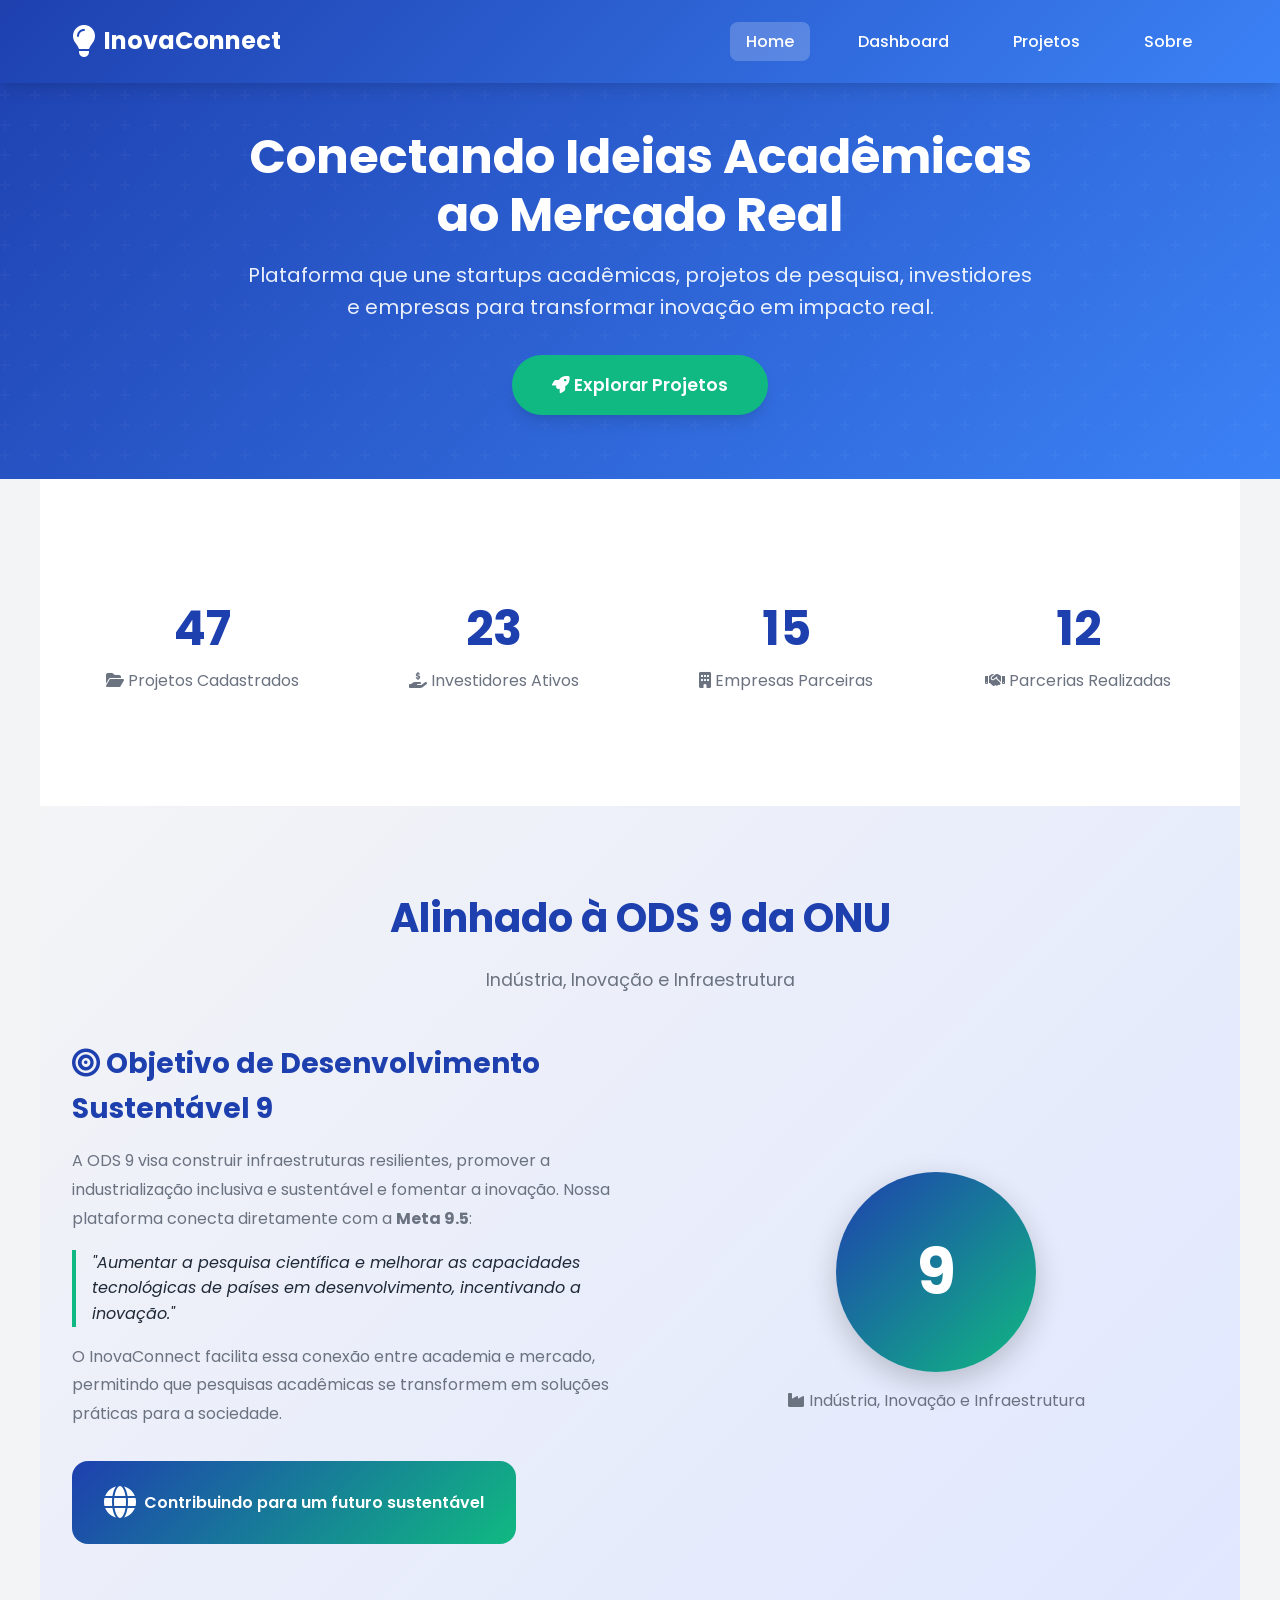
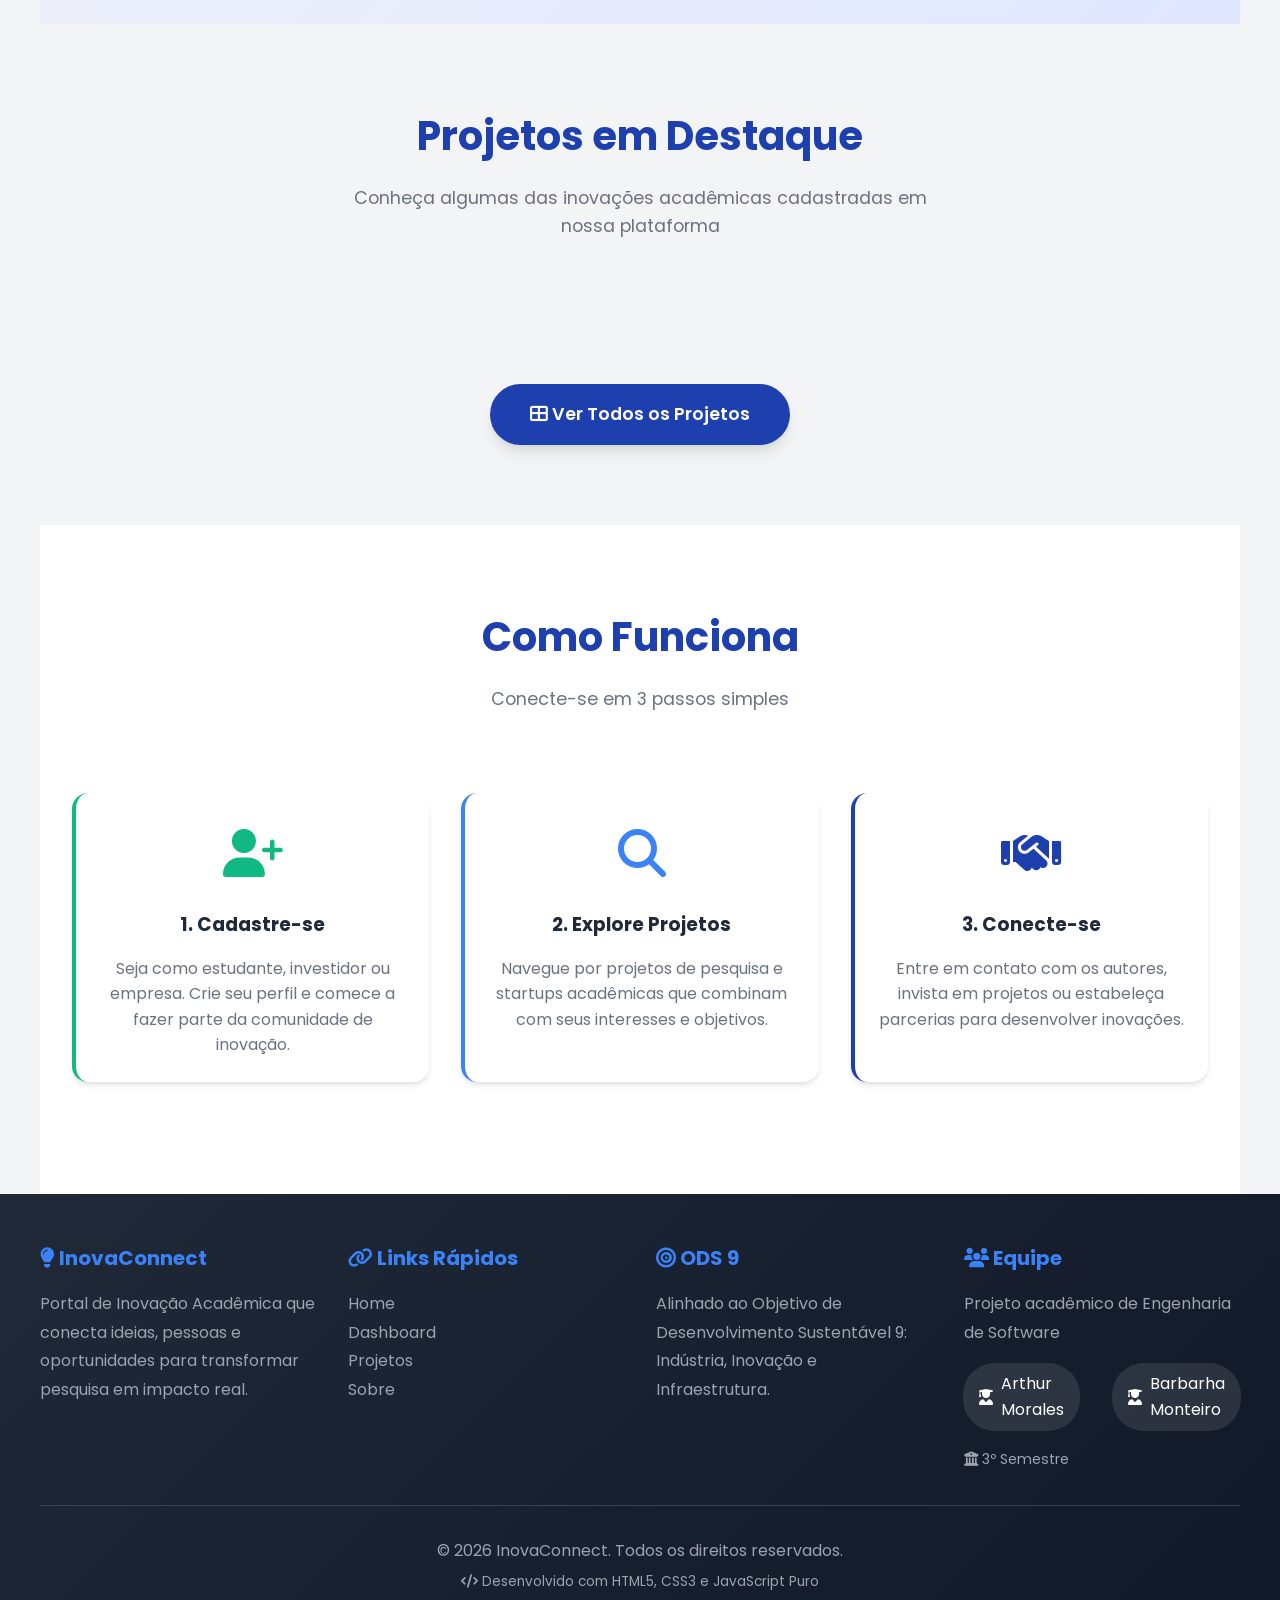
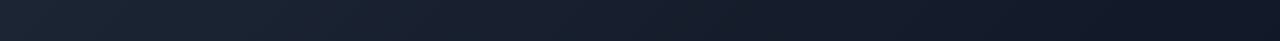
<file: index.html>
<!DOCTYPE html>
<html lang="pt-BR">
<head>
    <meta charset="UTF-8">
    <meta name="viewport" content="width=device-width, initial-scale=1.0">
    <meta name="description" content="InovaConnect - Portal de Inovação Acadêmica. Conectando ideias acadêmicas ao mercado real, alinhado à ODS 9 da ONU.">
    <meta name="keywords" content="inovação, startups, pesquisa, ODS 9, sustentabilidade, tecnologia, academia">
    <meta name="authors" content="Arthur Morales, Barbarha Monteiro">
    
    <title>InovaConnect - Portal de Inovação Acadêmica</title>
    
    <!-- Google Fonts -->
    <link rel="preconnect" href="https://fonts.googleapis.com">
    <link rel="preconnect" href="https://fonts.gstatic.com" crossorigin>
    <link href="https://fonts.googleapis.com/css2?family=Poppins:wght@300;400;500;600;700&display=swap" rel="stylesheet">
    
    <!-- Font Awesome Icons -->
    <link rel="stylesheet" href="https://cdnjs.cloudflare.com/ajax/libs/font-awesome/6.4.0/css/all.min.css">
    
    <!-- CSS Personalizado -->
    <link rel="stylesheet" href="css/style.css">
</head>
<body>
    <!-- ============================================
         HEADER
    ============================================ -->
    <header class="header">
        <div class="header-container">
            <a href="index.html" class="logo">
                <span class="logo-icon">
                    <i class="fas fa-lightbulb"></i>
                </span>
                <span>InovaConnect</span>
            </a>
            
            <button class="menu-toggle" aria-label="Menu">
                <i class="fas fa-bars"></i>
            </button>
            
            <nav>
                <ul class="nav-menu">
                    <li><a href="index.html" class="active">Home</a></li>
                    <li><a href="dashboard.html">Dashboard</a></li>
                    <li><a href="projetos.html">Projetos</a></li>
                    <li><a href="sobre.html">Sobre</a></li>
                </ul>
            </nav>
        </div>
    </header>

    <!-- ============================================
         HERO SECTION
    ============================================ -->
    <section class="hero">
        <div class="hero-content">
            <h1>Conectando Ideias Acadêmicas ao Mercado Real</h1>
            <p>Plataforma que une startups acadêmicas, projetos de pesquisa, investidores e empresas para transformar inovação em impacto real.</p>
            <a href="projetos.html" class="cta-button">
                <i class="fas fa-rocket"></i> Explorar Projetos
            </a>
        </div>
    </section>

    <!-- ============================================
         ESTATÍSTICAS
    ============================================ -->
    <section class="section stats-section">
        <div class="stats-grid">
            <div class="stat-card">
                <span class="stat-number" id="stat-projetos">0</span>
                <span class="stat-label">
                    <i class="fas fa-folder-open"></i> Projetos Cadastrados
                </span>
            </div>
            <div class="stat-card">
                <span class="stat-number" id="stat-investidores">0</span>
                <span class="stat-label">
                    <i class="fas fa-hand-holding-usd"></i> Investidores Ativos
                </span>
            </div>
            <div class="stat-card">
                <span class="stat-number" id="stat-empresas">0</span>
                <span class="stat-label">
                    <i class="fas fa-building"></i> Empresas Parceiras
                </span>
            </div>
            <div class="stat-card">
                <span class="stat-number" id="stat-parcerias">0</span>
                <span class="stat-label">
                    <i class="fas fa-handshake"></i> Parcerias Realizadas
                </span>
            </div>
        </div>
    </section>

    <!-- ============================================
         ODS 9 SECTION
    ============================================ -->
    <section class="section ods-section">
        <h2 class="section-title">Alinhado à ODS 9 da ONU</h2>
        <p class="section-subtitle">Indústria, Inovação e Infraestrutura</p>
        
        <div class="ods-content">
            <div class="ods-info">
                <h3>
                    <i class="fas fa-bullseye"></i> 
                    Objetivo de Desenvolvimento Sustentável 9
                </h3>
                <p>
                    A ODS 9 visa construir infraestruturas resilientes, promover a industrialização 
                    inclusiva e sustentável e fomentar a inovação. Nossa plataforma conecta 
                    diretamente com a <strong>Meta 9.5</strong>:
                </p>
                <blockquote style="border-left: 4px solid var(--sustainable-green); padding-left: 1rem; margin: 1rem 0; font-style: italic;">
                    "Aumentar a pesquisa científica e melhorar as capacidades tecnológicas 
                    de países em desenvolvimento, incentivando a inovação."
                </blockquote>
                <p>
                    O InovaConnect facilita essa conexão entre academia e mercado, 
                    permitindo que pesquisas acadêmicas se transformem em soluções 
                    práticas para a sociedade.
                </p>
                <div class="ods-badge">
                    <span class="ods-icon">
                        <i class="fas fa-globe"></i>
                    </span>
                    <span>Contribuindo para um futuro sustentável</span>
                </div>
            </div>
            
            <div class="ods-visual" style="text-align: center;">
                <div style="background: linear-gradient(135deg, var(--primary-blue), var(--sustainable-green)); 
                            width: 200px; height: 200px; border-radius: 50%; 
                            display: flex; align-items: center; justify-content: center; 
                            margin: 0 auto; color: white; font-size: 4rem; font-weight: 700;
                            box-shadow: 0 10px 30px rgba(0,0,0,0.2);">
                    9
                </div>
                <p style="margin-top: 1rem; color: var(--medium-gray);">
                    <i class="fas fa-industry"></i> Indústria, Inovação e Infraestrutura
                </p>
            </div>
        </div>
    </section>

    <!-- ============================================
         PROJETOS EM DESTAQUE
    ============================================ -->
    <section class="section">
        <h2 class="section-title">Projetos em Destaque</h2>
        <p class="section-subtitle">Conheça algumas das inovações acadêmicas cadastradas em nossa plataforma</p>
        
        <div class="cards-grid" id="projetos-destaque">
            <!-- Cards serão inseridos via JavaScript -->
        </div>
        
        <div style="text-align: center; margin-top: 2rem;">
            <a href="projetos.html" class="cta-button" style="background-color: var(--primary-blue);">
                <i class="fas fa-th-large"></i> Ver Todos os Projetos
            </a>
        </div>
    </section>

    <!-- ============================================
         COMO FUNCIONA
    ============================================ -->
    <section class="section" style="background-color: var(--white);">
        <h2 class="section-title">Como Funciona</h2>
        <p class="section-subtitle">Conecte-se em 3 passos simples</p>
        
        <div class="cards-grid">
            <div class="card" style="text-align: center; border-left-color: var(--sustainable-green);">
                <div style="font-size: 3rem; color: var(--sustainable-green); margin-bottom: 1rem;">
                    <i class="fas fa-user-plus"></i>
                </div>
                <h3 style="margin-bottom: 1rem;">1. Cadastre-se</h3>
                <p style="color: var(--medium-gray);">
                    Seja como estudante, investidor ou empresa. Crie seu perfil 
                    e comece a fazer parte da comunidade de inovação.
                </p>
            </div>
            
            <div class="card" style="text-align: center; border-left-color: var(--secondary-blue);">
                <div style="font-size: 3rem; color: var(--secondary-blue); margin-bottom: 1rem;">
                    <i class="fas fa-search"></i>
                </div>
                <h3 style="margin-bottom: 1rem;">2. Explore Projetos</h3>
                <p style="color: var(--medium-gray);">
                    Navegue por projetos de pesquisa e startups acadêmicas 
                    que combinam com seus interesses e objetivos.
                </p>
            </div>
            
            <div class="card" style="text-align: center; border-left-color: var(--primary-blue);">
                <div style="font-size: 3rem; color: var(--primary-blue); margin-bottom: 1rem;">
                    <i class="fas fa-handshake"></i>
                </div>
                <h3 style="margin-bottom: 1rem;">3. Conecte-se</h3>
                <p style="color: var(--medium-gray);">
                    Entre em contato com os autores, invista em projetos 
                    ou estabeleça parcerias para desenvolver inovações.
                </p>
            </div>
        </div>
    </section>

    <!-- ============================================
         FOOTER
    ============================================ -->
    <footer class="footer">
        <div class="footer-content">
            <div class="footer-section">
                <h4>
                    <i class="fas fa-lightbulb"></i> InovaConnect
                </h4>
                <p>
                    Portal de Inovação Acadêmica que conecta ideias, 
                    pessoas e oportunidades para transformar pesquisa em impacto real.
                </p>
            </div>
            
            <div class="footer-section">
                <h4>
                    <i class="fas fa-link"></i> Links Rápidos
                </h4>
                <p><a href="index.html">Home</a></p>
                <p><a href="dashboard.html">Dashboard</a></p>
                <p><a href="projetos.html">Projetos</a></p>
                <p><a href="sobre.html">Sobre</a></p>
            </div>
            
            <div class="footer-section">
                <h4>
                    <i class="fas fa-bullseye"></i> ODS 9
                </h4>
                <p>
                    Alinhado ao Objetivo de Desenvolvimento Sustentável 9:
                    Indústria, Inovação e Infraestrutura.
                </p>
            </div>
            
            <div class="footer-section">
                <h4>
                    <i class="fas fa-users"></i> Equipe
                </h4>
                <p>Projeto acadêmico de Engenharia de Software</p>
                <div class="authors">
                    <div class="author-badge">
                        <i class="fas fa-user-graduate"></i>
                        <span>Arthur Morales</span>
                    </div>
                    <div class="author-badge">
                        <i class="fas fa-user-graduate"></i>
                        <span>Barbarha Monteiro</span>
                    </div>
                </div>
                <p style="margin-top: 1rem; font-size: 0.9rem;">
                    <i class="fas fa-university"></i> 3º Semestre
                </p>
            </div>
        </div>
        
        <div class="footer-bottom">
            <p>&copy; 2026 InovaConnect. Todos os direitos reservados.</p>
            <p style="margin-top: 0.5rem; font-size: 0.85rem;">
                <i class="fas fa-code"></i> Desenvolvido com HTML5, CSS3 e JavaScript Puro
            </p>
        </div>
    </footer>

    <!-- ============================================
         SCRIPTS
    ============================================ -->
    <script src="js/classes.js"></script>
    <script src="js/estruturas.js"></script>
    <script src="js/dados.js"></script>
    <script src="js/main.js"></script>
    
    <script>
        // Script específico para página inicial
        document.addEventListener('DOMContentLoaded', () => {
            // Renderizar projetos em destaque na home
            const container = document.getElementById('projetos-destaque');
            if (container && window.projetos && window.projetos.length > 0) {
                // Pegar 3 projetos aleatórios para destaque
                const destaque = window.projetos.slice(0, 3);
                
                const { Dashboard } = window.Classes;
                const dashboardTemp = new Dashboard(destaque);
                
                container.innerHTML = destaque.map(projeto => 
                    dashboardTemp.criarCardProjeto(projeto)
                ).join('');
            }
        });
    </script>
</body>
</html>
</file>
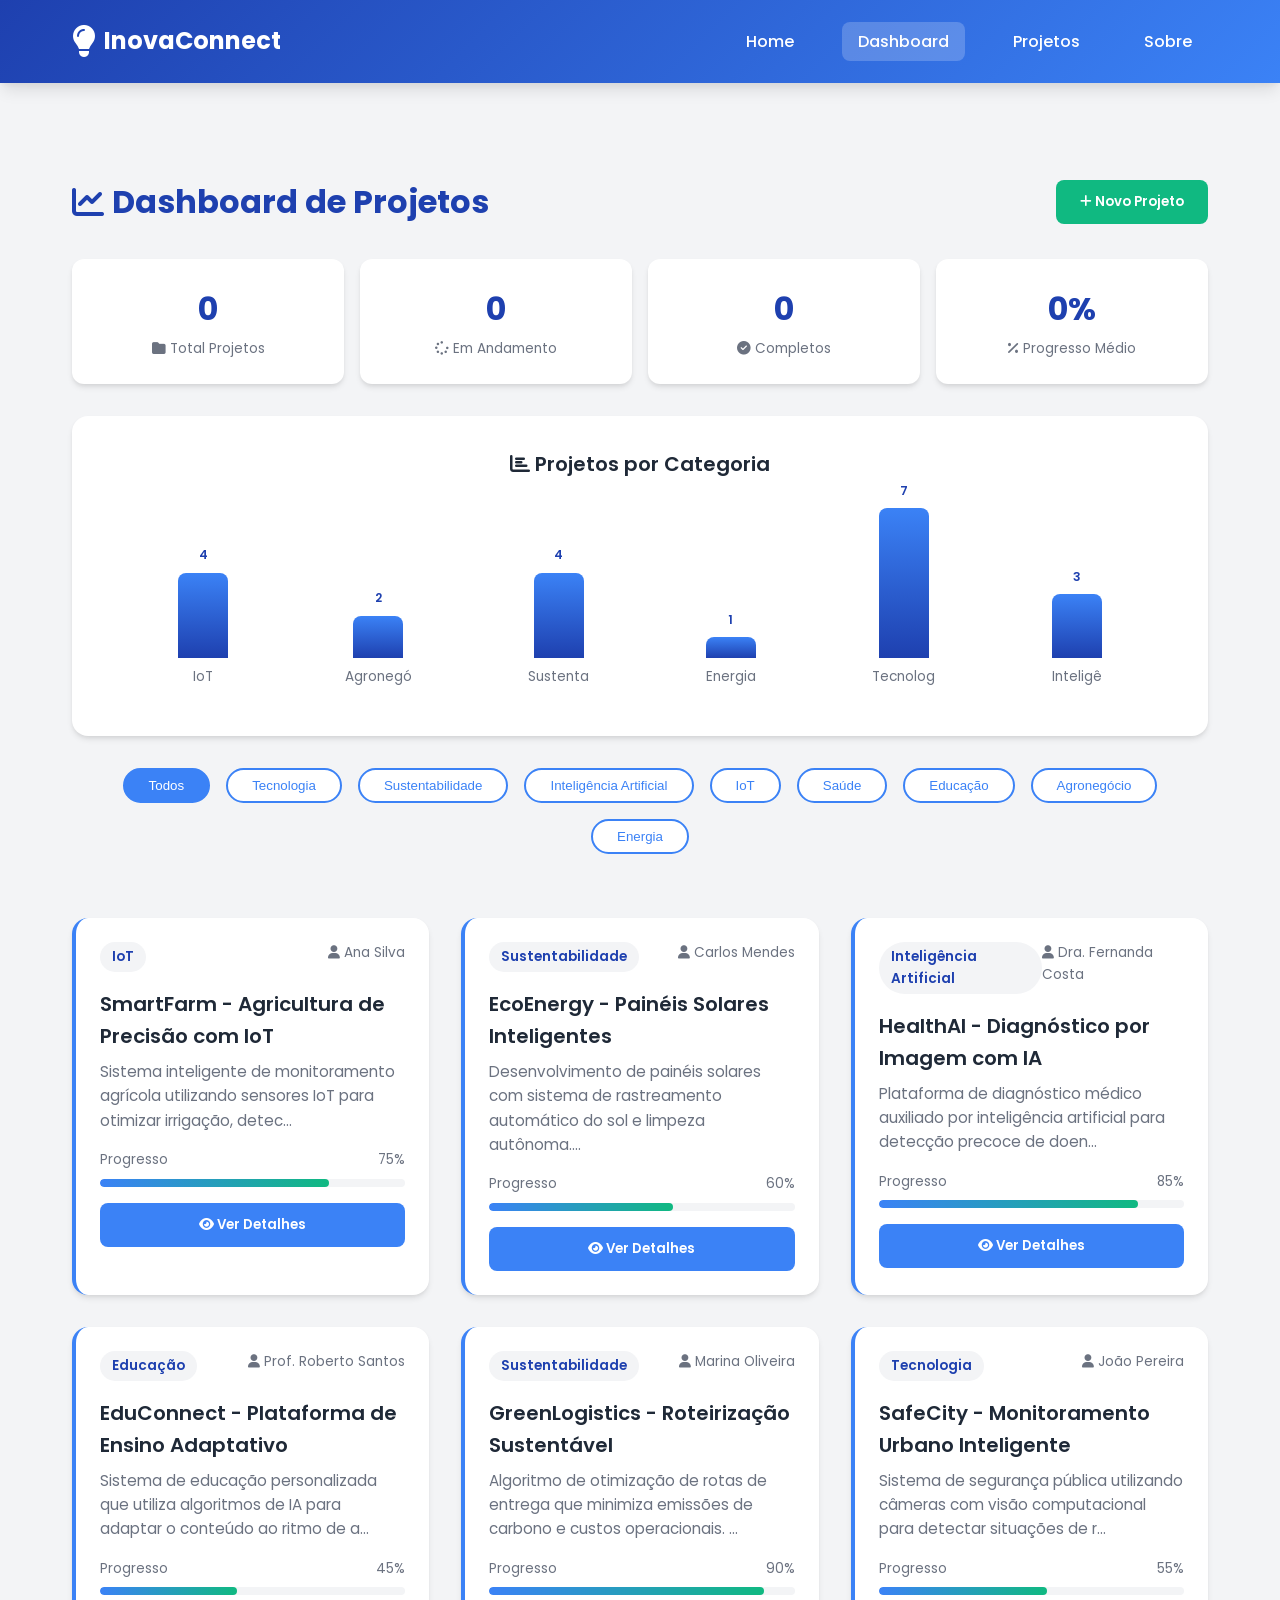
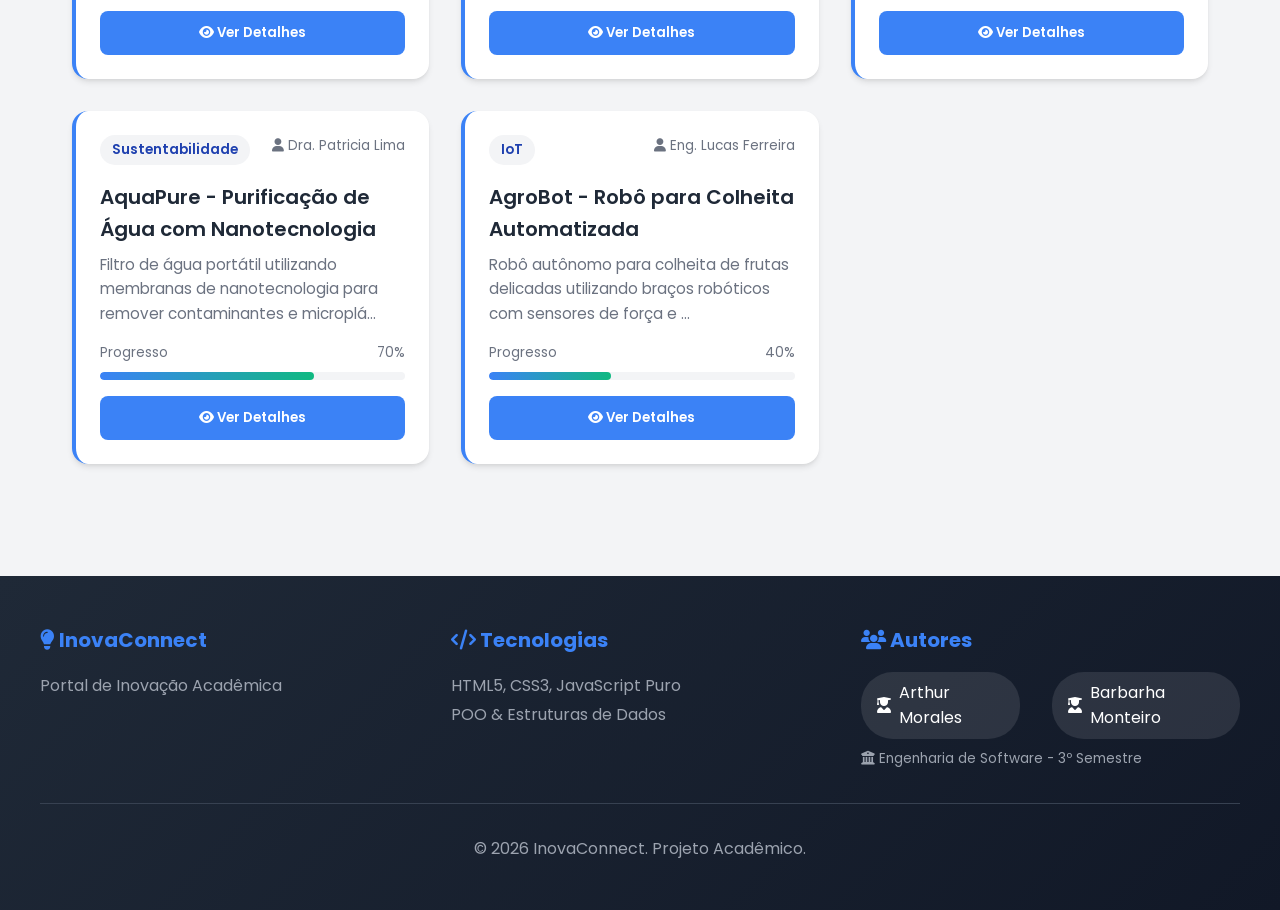
<file: dashboard.html>
<!DOCTYPE html>
<html lang="pt-BR">
<head>
    <meta charset="UTF-8">
    <meta name="viewport" content="width=device-width, initial-scale=1.0">
    <meta name="description" content="Dashboard InovaConnect - Painel de controle de projetos acadêmicos">
    <meta name="authors" content="Arthur Morales, Barbarha Monteiro">
    
    <title>Dashboard - InovaConnect</title>
    
    <!-- Google Fonts -->
    <link rel="preconnect" href="https://fonts.googleapis.com">
    <link rel="preconnect" href="https://fonts.gstatic.com" crossorigin>
    <link href="https://fonts.googleapis.com/css2?family=Poppins:wght@300;400;500;600;700&display=swap" rel="stylesheet">
    
    <!-- Font Awesome Icons -->
    <link rel="stylesheet" href="https://cdnjs.cloudflare.com/ajax/libs/font-awesome/6.4.0/css/all.min.css">
    
    <!-- CSS Personalizado -->
    <link rel="stylesheet" href="css/style.css">
    
    <style>
        /* Estilos específicos do Dashboard */
        .dashboard-header {
            display: flex;
            justify-content: space-between;
            align-items: center;
            margin-bottom: 2rem;
            flex-wrap: wrap;
            gap: 1rem;
        }
        
        .dashboard-title {
            font-size: 2rem;
            color: var(--primary-blue);
            display: flex;
            align-items: center;
            gap: 0.5rem;
        }
        
        .dashboard-stats {
            display: grid;
            grid-template-columns: repeat(auto-fit, minmax(150px, 1fr));
            gap: 1rem;
            margin-bottom: 2rem;
        }
        
        .dash-stat-card {
            background: var(--white);
            padding: 1.5rem;
            border-radius: 0.75rem;
            box-shadow: var(--shadow);
            text-align: center;
        }
        
        .dash-stat-value {
            font-size: 2rem;
            font-weight: 700;
            color: var(--primary-blue);
        }
        
        .dash-stat-label {
            font-size: 0.85rem;
            color: var(--medium-gray);
            margin-top: 0.25rem;
        }
        
        .fila-aprovacao {
            background: linear-gradient(135deg, #fef3c7, #fde68a);
            border: 2px solid #f59e0b;
            border-radius: 0.75rem;
            padding: 1rem 1.5rem;
            display: flex;
            align-items: center;
            justify-content: space-between;
            margin-bottom: 2rem;
        }
        
        .fila-info {
            display: flex;
            align-items: center;
            gap: 1rem;
        }
        
        .fila-contador {
            background: var(--primary-blue);
            color: var(--white);
            width: 40px;
            height: 40px;
            border-radius: 50%;
            display: flex;
            align-items: center;
            justify-content: center;
            font-weight: 700;
            font-size: 1.25rem;
        }
        
        .main-content {
            padding-top: 6rem;
            min-height: 100vh;
        }
    </style>
</head>
<body>
    <!-- ============================================
         HEADER
    ============================================ -->
    <header class="header">
        <div class="header-container">
            <a href="index.html" class="logo">
                <span class="logo-icon">
                    <i class="fas fa-lightbulb"></i>
                </span>
                <span>InovaConnect</span>
            </a>
            
            <button class="menu-toggle" aria-label="Menu">
                <i class="fas fa-bars"></i>
            </button>
            
            <nav>
                <ul class="nav-menu">
                    <li><a href="index.html">Home</a></li>
                    <li><a href="dashboard.html" class="active">Dashboard</a></li>
                    <li><a href="projetos.html">Projetos</a></li>
                    <li><a href="sobre.html">Sobre</a></li>
                </ul>
            </nav>
        </div>
    </header>

    <!-- ============================================
         CONTEÚDO PRINCIPAL
    ============================================ -->
    <main class="main-content">
        <section class="section">
            <!-- Header do Dashboard -->
            <div class="dashboard-header">
                <h1 class="dashboard-title">
                    <i class="fas fa-chart-line"></i>
                    Dashboard de Projetos
                </h1>
                <button id="btn-novo-projeto" class="btn btn-success">
                    <i class="fas fa-plus"></i> Novo Projeto
                </button>
            </div>
            
            <!-- Estatísticas Rápidas -->
            <div class="dashboard-stats">
                <div class="dash-stat-card">
                    <div class="dash-stat-value" id="dash-total-projetos">0</div>
                    <div class="dash-stat-label">
                        <i class="fas fa-folder"></i> Total Projetos
                    </div>
                </div>
                <div class="dash-stat-card">
                    <div class="dash-stat-value" id="dash-em-andamento">0</div>
                    <div class="dash-stat-label">
                        <i class="fas fa-spinner"></i> Em Andamento
                    </div>
                </div>
                <div class="dash-stat-card">
                    <div class="dash-stat-value" id="dash-completos">0</div>
                    <div class="dash-stat-label">
                        <i class="fas fa-check-circle"></i> Completos
                    </div>
                </div>
                <div class="dash-stat-card">
                    <div class="dash-stat-value" id="dash-progresso-medio">0%</div>
                    <div class="dash-stat-label">
                        <i class="fas fa-percent"></i> Progresso Médio
                    </div>
                </div>
            </div>
            
            <!-- Fila de Aprovação (Demonstração da Estrutura FILA) -->
            <div class="fila-aprovacao" id="fila-aprovacao-container" style="display: none;">
                <div class="fila-info">
                    <div class="fila-contador" id="fila-aprovacao-contador">0</div>
                    <div>
                        <strong><i class="fas fa-queue"></i> Fila de Aprovação</strong>
                        <p style="font-size: 0.85rem; color: var(--medium-gray);">
                            Projetos aguardando aprovação (Estrutura: FILA - FIFO)
                        </p>
                    </div>
                </div>
                <button id="btn-processar-fila" class="btn btn-primary">
                    <i class="fas fa-play"></i> Processar Próximo
                </button>
            </div>
            
            <!-- Gráfico de Categorias -->
            <div class="chart-container">
                <h3 class="chart-title">
                    <i class="fas fa-chart-bar"></i>
                    Projetos por Categoria
                </h3>
                <div id="grafico-categorias">
                    <!-- Gráfico renderizado via JavaScript -->
                </div>
            </div>
            
            <!-- Filtros -->
            <div class="filters-container" id="filtros-categorias">
                <!-- Filtros inseridos via JavaScript -->
            </div>
            
            <!-- Grid de Projetos -->
            <div class="cards-grid" id="projetos-container">
                <!-- Cards inseridos via JavaScript -->
            </div>
        </section>
    </main>

    <!-- ============================================
         MODAL - NOVO PROJETO
    ============================================ -->
    <div class="modal-overlay" id="modal-novo-projeto">
        <div class="modal">
            <div class="modal-header">
                <h2 class="modal-title">
                    <i class="fas fa-plus-circle"></i> Novo Projeto
                </h2>
                <button class="modal-close" id="btn-fechar-novo-projeto">
                    <i class="fas fa-times"></i>
                </button>
            </div>
            
            <div class="modal-body">
                <form id="form-novo-projeto">
                    <div class="form-group">
                        <label class="form-label" for="novo-titulo">
                            Título do Projeto *
                        </label>
                        <input 
                            type="text" 
                            id="novo-titulo" 
                            class="form-input" 
                            placeholder="Ex: Sistema de Irrigação Inteligente"
                            required
                        >
                    </div>
                    
                    <div class="form-group">
                        <label class="form-label" for="novo-descricao">
                            Descrição *
                        </label>
                        <textarea 
                            id="novo-descricao" 
                            class="form-textarea" 
                            placeholder="Descreva o objetivo, metodologia e resultados esperados..."
                            required
                        ></textarea>
                    </div>
                    
                    <div class="form-group">
                        <label class="form-label" for="novo-categorias">
                            Categorias (separadas por vírgula)
                        </label>
                        <input 
                            type="text" 
                            id="novo-categorias" 
                            class="form-input" 
                            placeholder="Ex: IoT, Sustentabilidade, Agronegócio"
                        >
                    </div>
                    
                    <div class="form-group">
                        <label class="form-label" for="novo-autor">
                            Autor(es) *
                        </label>
                        <input 
                            type="text" 
                            id="novo-autor" 
                            class="form-input" 
                            placeholder="Ex: João Silva, Maria Santos"
                            required
                        >
                    </div>
                    
                    <div class="form-group">
                        <label class="form-label" for="novo-progresso">
                            Progresso Inicial (%)
                        </label>
                        <input 
                            type="number" 
                            id="novo-progresso" 
                            class="form-input" 
                            min="0" 
                            max="100" 
                            value="0"
                        >
                    </div>
                    
                    <div class="form-group">
                        <label class="form-label" for="novo-investimento">
                            Investimento Necessário (R$)
                        </label>
                        <input 
                            type="number" 
                            id="novo-investimento" 
                            class="form-input" 
                            min="0" 
                            value="0"
                            placeholder="Ex: 50000"
                        >
                    </div>
                    
                    <div style="background: var(--light-gray); padding: 1rem; border-radius: 0.5rem; margin-top: 1rem;">
                        <p style="font-size: 0.85rem; color: var(--medium-gray);">
                            <i class="fas fa-info-circle"></i>
                            <strong>Nota:</strong> Seu projeto será adicionado à 
                            <strong>Fila de Aprovação</strong> (estrutura de dados FILA) 
                            e será processado quando disponível.
                        </p>
                    </div>
                </form>
            </div>
            
            <div class="modal-footer">
                <button class="btn btn-secondary" id="btn-cancelar-novo">
                    <i class="fas fa-times"></i> Cancelar
                </button>
                <button class="btn btn-success" id="btn-salvar-novo">
                    <i class="fas fa-save"></i> Enviar para Aprovação
                </button>
            </div>
        </div>
    </div>

    <!-- ============================================
         MODAL - DETALHES DO PROJETO
    ============================================ -->
    <div class="modal-overlay" id="modal-detalhes-projeto">
        <div class="modal">
            <div class="modal-header">
                <h2 class="modal-title" id="modal-projeto-titulo">Título do Projeto</h2>
                <button class="modal-close" id="btn-fechar-detalhes">
                    <i class="fas fa-times"></i>
                </button>
            </div>
            
            <div class="modal-body">
                <div style="margin-bottom: 1rem;">
                    <span class="card-category" id="modal-projeto-categoria">Categoria</span>
                    <span class="card-category" style="background: var(--sustainable-green); color: white;" id="modal-projeto-status">Ativo</span>
                </div>
                
                <p id="modal-projeto-descricao" style="margin-bottom: 1.5rem; line-height: 1.8;"></p>
                
                <div style="display: grid; grid-template-columns: 1fr 1fr; gap: 1rem; margin-bottom: 1.5rem;">
                    <div>
                        <strong><i class="fas fa-user"></i> Autor:</strong>
                        <p id="modal-projeto-autor" style="color: var(--medium-gray);"></p>
                    </div>
                    <div>
                        <strong><i class="fas fa-money-bill-wave"></i> Investimento:</strong>
                        <p id="modal-projeto-investimento" style="color: var(--medium-gray);"></p>
                    </div>
                </div>
                
                <div class="progress-container" style="margin-bottom: 1.5rem;">
                    <div class="progress-label">
                        <span>Progresso</span>
                        <span id="modal-projeto-progresso">0%</span>
                    </div>
                    <div class="progress-bar">
                        <div class="progress-fill" id="modal-projeto-progresso-bar" style="width: 0%"></div>
                    </div>
                </div>
                
                <div id="modal-projeto-tecnologias-container" style="display: none;">
                    <strong><i class="fas fa-microchip"></i> Tecnologias:</strong>
                    <div id="modal-projeto-tecnologias" style="margin-top: 0.5rem; display: flex; flex-wrap: wrap; gap: 0.5rem;"></div>
                </div>
            </div>
            
            <div class="modal-footer">
                <button class="btn btn-secondary" id="btn-fechar-detalhes-footer">
                    <i class="fas fa-times"></i> Fechar
                </button>
                <button class="btn btn-primary" id="btn-tenho-interesse">
                    <i class="fas fa-heart"></i> Tenho Interesse
                </button>
            </div>
        </div>
    </div>

    <!-- ============================================
         FOOTER
    ============================================ -->
    <footer class="footer">
        <div class="footer-content">
            <div class="footer-section">
                <h4><i class="fas fa-lightbulb"></i> InovaConnect</h4>
                <p>Portal de Inovação Acadêmica</p>
            </div>
            
            <div class="footer-section">
                <h4><i class="fas fa-code"></i> Tecnologias</h4>
                <p>HTML5, CSS3, JavaScript Puro</p>
                <p>POO & Estruturas de Dados</p>
            </div>
            
            <div class="footer-section">
                <h4><i class="fas fa-users"></i> Autores</h4>
                <div class="authors">
                    <div class="author-badge">
                        <i class="fas fa-user-graduate"></i> Arthur Morales
                    </div>
                    <div class="author-badge">
                        <i class="fas fa-user-graduate"></i> Barbarha Monteiro
                    </div>
                </div>
                <p style="margin-top: 0.5rem; font-size: 0.85rem;">
                    <i class="fas fa-university"></i> Engenharia de Software - 3º Semestre
                </p>
            </div>
        </div>
        
        <div class="footer-bottom">
            <p>&copy; 2026 InovaConnect. Projeto Acadêmico.</p>
        </div>
    </footer>

    <!-- ============================================
         SCRIPTS
    ============================================ -->
    <script src="js/classes.js"></script>
    <script src="js/estruturas.js"></script>
    <script src="js/dados.js"></script>
    <script src="js/main.js"></script>
    
    <script>
        // Script específico do Dashboard
        document.addEventListener('DOMContentLoaded', () => {
            // Atualizar estatísticas do dashboard após carregamento
            setTimeout(() => {
                if (window.dashboard) {
                    const stats = window.dashboard.obterEstatisticas();
                    
                    document.getElementById('dash-total-projetos').textContent = stats.total;
                    document.getElementById('dash-em-andamento').textContent = stats.emAndamento;
                    document.getElementById('dash-completos').textContent = stats.completados;
                    document.getElementById('dash-progresso-medio').textContent = stats.progressoMedio + '%';
                }
            }, 500);
        });
    </script>
</body>
</html>
</file>
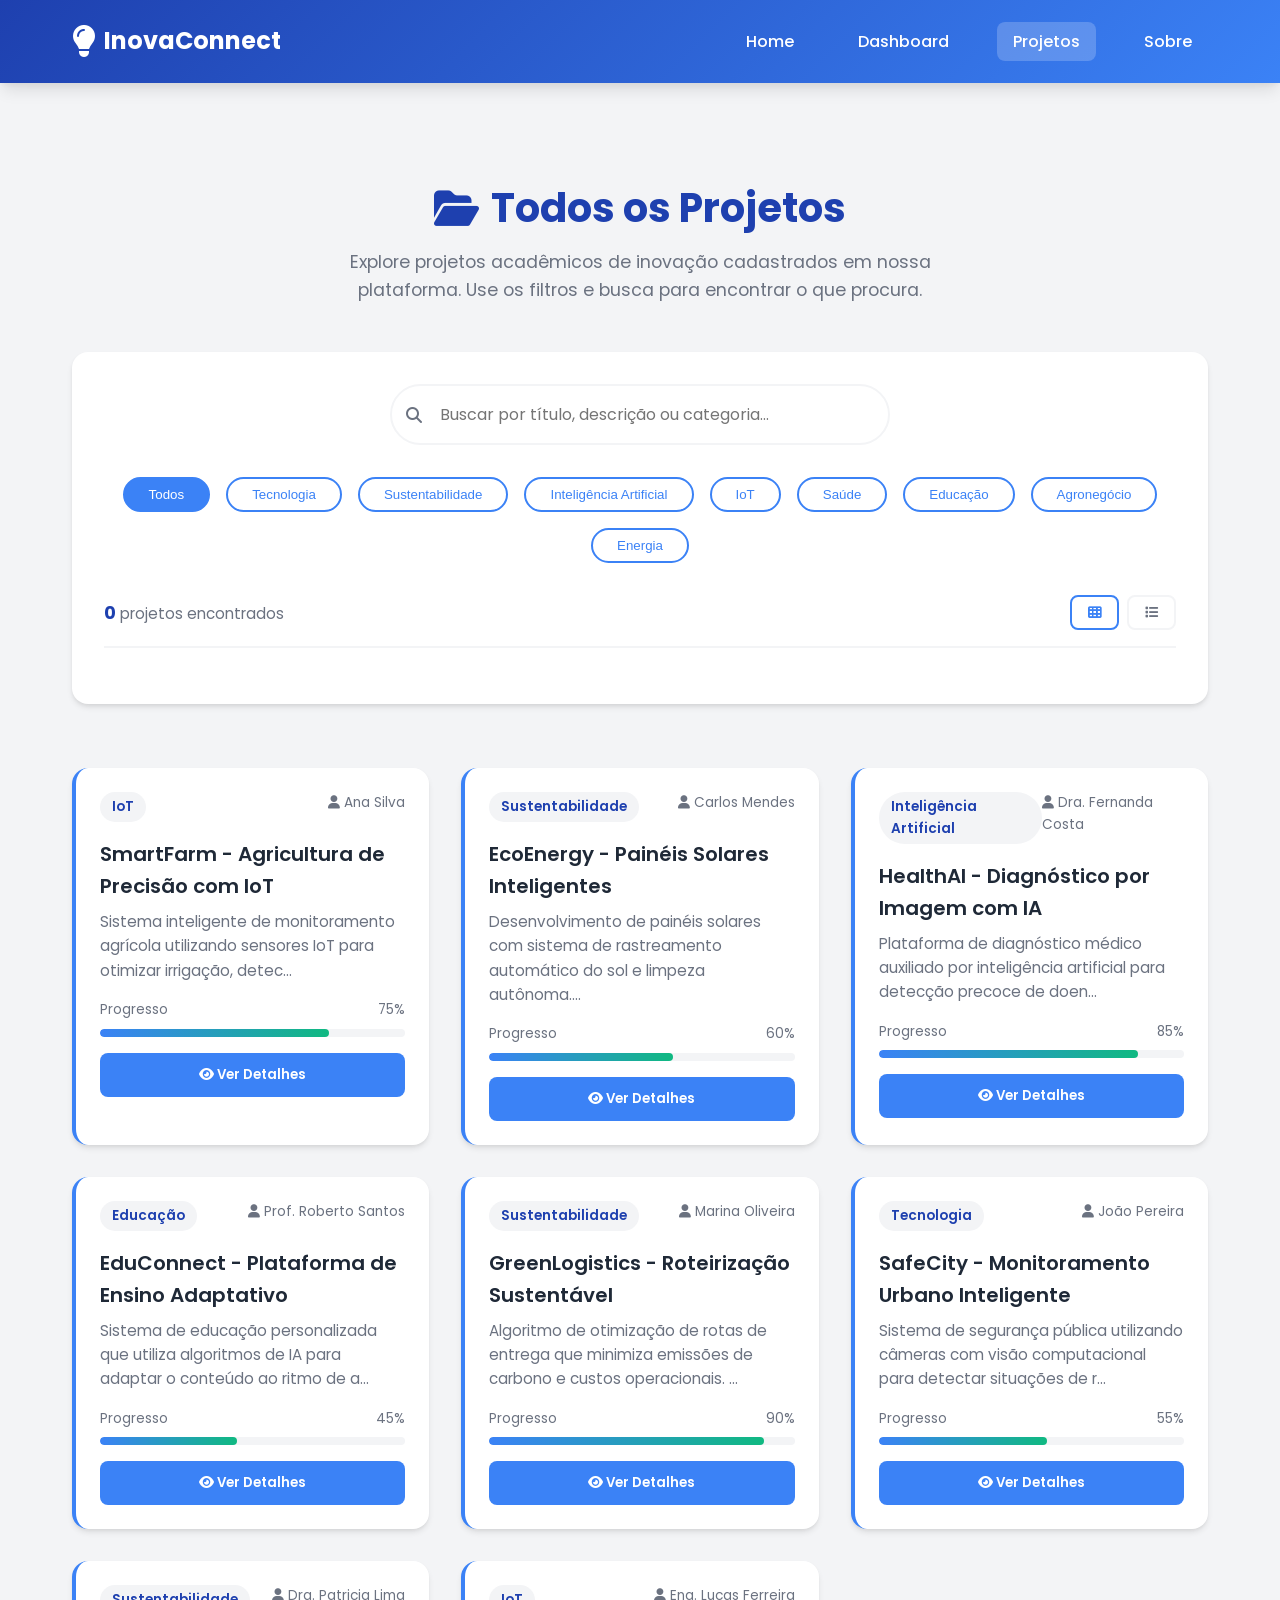
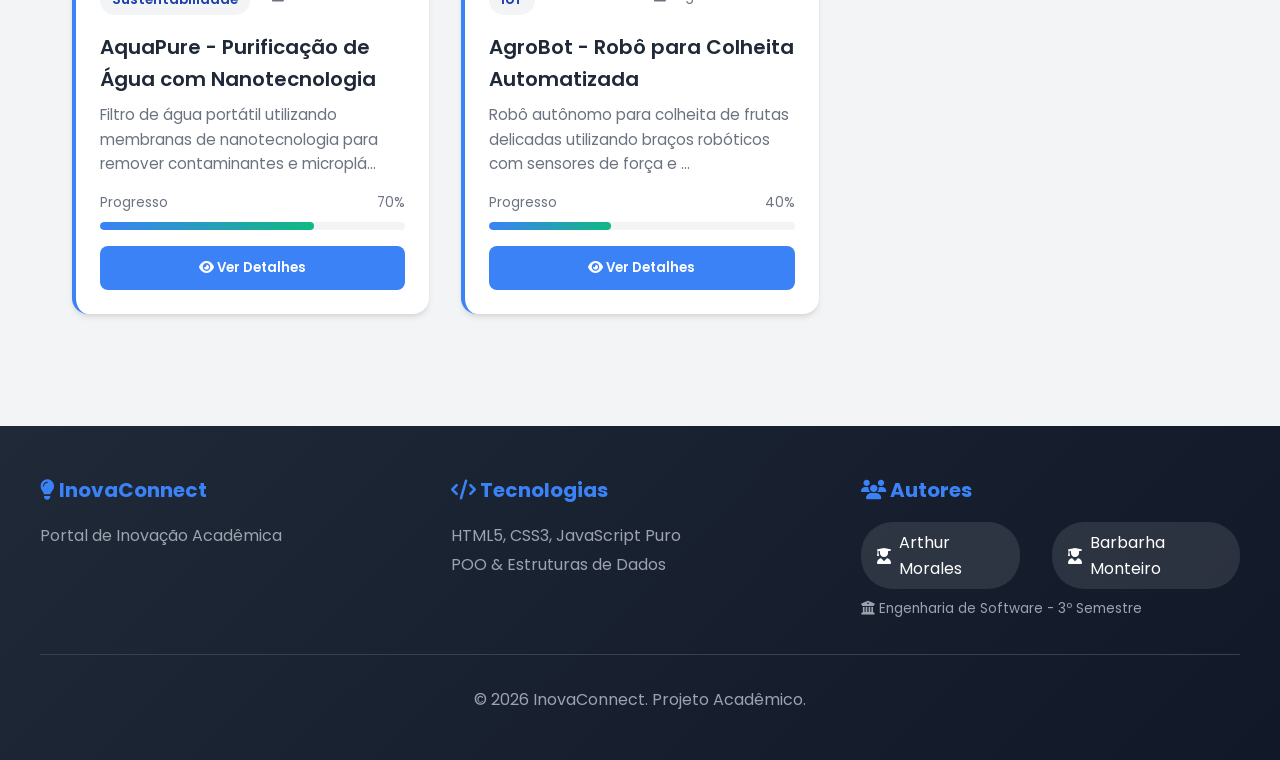
<file: projetos.html>
<!DOCTYPE html>
<html lang="pt-BR">
<head>
    <meta charset="UTF-8">
    <meta name="viewport" content="width=device-width, initial-scale=1.0">
    <meta name="description" content="Projetos InovaConnect - Explore projetos acadêmicos de inovação">
    <meta name="authors" content="Arthur Morales, Barbarha Monteiro">
    
    <title>Projetos - InovaConnect</title>
    
    <!-- Google Fonts -->
    <link rel="preconnect" href="https://fonts.googleapis.com">
    <link rel="preconnect" href="https://fonts.gstatic.com" crossorigin>
    <link href="https://fonts.googleapis.com/css2?family=Poppins:wght@300;400;500;600;700&display=swap" rel="stylesheet">
    
    <!-- Font Awesome Icons -->
    <link rel="stylesheet" href="https://cdnjs.cloudflare.com/ajax/libs/font-awesome/6.4.0/css/all.min.css">
    
    <!-- CSS Personalizado -->
    <link rel="stylesheet" href="css/style.css">
    
    <style>
        /* Estilos específicos da página de Projetos */
        .main-content {
            padding-top: 6rem;
            min-height: 100vh;
        }
        
        .page-header {
            text-align: center;
            margin-bottom: 3rem;
        }
        
        .page-title {
            font-size: 2.5rem;
            color: var(--primary-blue);
            margin-bottom: 0.5rem;
            display: flex;
            align-items: center;
            justify-content: center;
            gap: 0.75rem;
        }
        
        .page-subtitle {
            color: var(--medium-gray);
            font-size: 1.1rem;
            max-width: 600px;
            margin: 0 auto;
        }
        
        .search-filters-wrapper {
            background: var(--white);
            padding: 2rem;
            border-radius: 1rem;
            box-shadow: var(--shadow);
            margin-bottom: 2rem;
        }
        
        .results-info {
            display: flex;
            justify-content: space-between;
            align-items: center;
            margin-bottom: 1.5rem;
            padding-bottom: 1rem;
            border-bottom: 2px solid var(--light-gray);
        }
        
        .results-count {
            color: var(--medium-gray);
            font-size: 0.95rem;
        }
        
        .results-count strong {
            color: var(--primary-blue);
            font-size: 1.1rem;
        }
        
        .view-options {
            display: flex;
            gap: 0.5rem;
        }
        
        .view-btn {
            padding: 0.5rem 1rem;
            border: 2px solid var(--light-gray);
            background: var(--white);
            border-radius: 0.5rem;
            cursor: pointer;
            transition: var(--transition);
            color: var(--medium-gray);
        }
        
        .view-btn:hover,
        .view-btn.active {
            border-color: var(--secondary-blue);
            color: var(--secondary-blue);
        }
        
        .empty-state {
            text-align: center;
            padding: 4rem 2rem;
            color: var(--medium-gray);
        }
        
        .empty-state i {
            font-size: 4rem;
            margin-bottom: 1rem;
            opacity: 0.5;
        }
        
        .empty-state h3 {
            color: var(--dark-gray);
            margin-bottom: 0.5rem;
        }
    </style>
</head>
<body>
    <!-- ============================================
         HEADER
    ============================================ -->
    <header class="header">
        <div class="header-container">
            <a href="index.html" class="logo">
                <span class="logo-icon">
                    <i class="fas fa-lightbulb"></i>
                </span>
                <span>InovaConnect</span>
            </a>
            
            <button class="menu-toggle" aria-label="Menu">
                <i class="fas fa-bars"></i>
            </button>
            
            <nav>
                <ul class="nav-menu">
                    <li><a href="index.html">Home</a></li>
                    <li><a href="dashboard.html">Dashboard</a></li>
                    <li><a href="projetos.html" class="active">Projetos</a></li>
                    <li><a href="sobre.html">Sobre</a></li>
                </ul>
            </nav>
        </div>
    </header>

    <!-- ============================================
         CONTEÚDO PRINCIPAL
    ============================================ -->
    <main class="main-content">
        <section class="section">
            <!-- Header da Página -->
            <div class="page-header">
                <h1 class="page-title">
                    <i class="fas fa-folder-open"></i>
                    Todos os Projetos
                </h1>
                <p class="page-subtitle">
                    Explore projetos acadêmicos de inovação cadastrados em nossa plataforma. 
                    Use os filtros e busca para encontrar o que procura.
                </p>
            </div>
            
            <!-- Wrapper de Busca e Filtros -->
            <div class="search-filters-wrapper">
                <!-- Busca -->
                <div class="search-container">
                    <i class="fas fa-search search-icon"></i>
                    <input 
                        type="text" 
                        id="search-projetos" 
                        class="search-input" 
                        placeholder="Buscar por título, descrição ou categoria..."
                    >
                </div>
                
                <!-- Filtros -->
                <div class="filters-container" id="filtros-categorias">
                    <!-- Filtros inseridos via JavaScript -->
                </div>
                
                <!-- Informações de Resultados -->
                <div class="results-info">
                    <div class="results-count">
                        <strong id="resultados-count">0</strong> projetos encontrados
                    </div>
                    <div class="view-options">
                        <button class="view-btn active" title="Visualização em Grid">
                            <i class="fas fa-th"></i>
                        </button>
                        <button class="view-btn" title="Visualização em Lista">
                            <i class="fas fa-list"></i>
                        </button>
                    </div>
                </div>
            </div>
            
            <!-- Lista de Projetos -->
            <div class="cards-grid" id="lista-projetos">
                <!-- Cards inseridos via JavaScript -->
            </div>
        </section>
    </main>

    <!-- ============================================
         MODAL - DETALHES DO PROJETO
    ============================================ -->
    <div class="modal-overlay" id="modal-detalhes-projeto">
        <div class="modal">
            <div class="modal-header">
                <h2 class="modal-title" id="modal-projeto-titulo">Título do Projeto</h2>
                <button class="modal-close" id="btn-fechar-detalhes">
                    <i class="fas fa-times"></i>
                </button>
            </div>
            
            <div class="modal-body">
                <div style="margin-bottom: 1rem;">
                    <span class="card-category" id="modal-projeto-categoria">Categoria</span>
                    <span class="card-category" style="background: var(--sustainable-green); color: white;" id="modal-projeto-status">Ativo</span>
                </div>
                
                <p id="modal-projeto-descricao" style="margin-bottom: 1.5rem; line-height: 1.8;"></p>
                
                <div style="display: grid; grid-template-columns: 1fr 1fr; gap: 1rem; margin-bottom: 1.5rem;">
                    <div>
                        <strong><i class="fas fa-user"></i> Autor:</strong>
                        <p id="modal-projeto-autor" style="color: var(--medium-gray);"></p>
                    </div>
                    <div>
                        <strong><i class="fas fa-money-bill-wave"></i> Investimento:</strong>
                        <p id="modal-projeto-investimento" style="color: var(--medium-gray);"></p>
                    </div>
                </div>
                
                <div class="progress-container" style="margin-bottom: 1.5rem;">
                    <div class="progress-label">
                        <span>Progresso</span>
                        <span id="modal-projeto-progresso">0%</span>
                    </div>
                    <div class="progress-bar">
                        <div class="progress-fill" id="modal-projeto-progresso-bar" style="width: 0%"></div>
                    </div>
                </div>
                
                <div id="modal-projeto-tecnologias-container" style="display: none;">
                    <strong><i class="fas fa-microchip"></i> Tecnologias:</strong>
                    <div id="modal-projeto-tecnologias" style="margin-top: 0.5rem; display: flex; flex-wrap: wrap; gap: 0.5rem;"></div>
                </div>
                
                <!-- Informações sobre Estruturas de Dados -->
                <div style="background: linear-gradient(135deg, #e0e7ff, #dbeafe); padding: 1rem; border-radius: 0.5rem; margin-top: 1.5rem;">
                    <p style="font-size: 0.85rem; color: var(--primary-blue);">
                        <i class="fas fa-info-circle"></i>
                        <strong>Nota Técnica:</strong> Ao visualizar este projeto, ele foi adicionado ao 
                        <strong>Histórico de Visualizações</strong> usando uma estrutura de dados 
                        <strong>PILHA (Stack - LIFO)</strong>. Isso permite rastrear os últimos projetos vistos.
                    </p>
                </div>
            </div>
            
            <div class="modal-footer">
                <button class="btn btn-secondary" id="btn-fechar-detalhes-footer">
                    <i class="fas fa-times"></i> Fechar
                </button>
                <button class="btn btn-primary" id="btn-tenho-interesse">
                    <i class="fas fa-heart"></i> Tenho Interesse
                </button>
            </div>
        </div>
    </div>

    <!-- ============================================
         FOOTER
    ============================================ -->
    <footer class="footer">
        <div class="footer-content">
            <div class="footer-section">
                <h4><i class="fas fa-lightbulb"></i> InovaConnect</h4>
                <p>Portal de Inovação Acadêmica</p>
            </div>
            
            <div class="footer-section">
                <h4><i class="fas fa-code"></i> Tecnologias</h4>
                <p>HTML5, CSS3, JavaScript Puro</p>
                <p>POO & Estruturas de Dados</p>
            </div>
            
            <div class="footer-section">
                <h4><i class="fas fa-users"></i> Autores</h4>
                <div class="authors">
                    <div class="author-badge">
                        <i class="fas fa-user-graduate"></i> Arthur Morales
                    </div>
                    <div class="author-badge">
                        <i class="fas fa-user-graduate"></i> Barbarha Monteiro
                    </div>
                </div>
                <p style="margin-top: 0.5rem; font-size: 0.85rem;">
                    <i class="fas fa-university"></i> Engenharia de Software - 3º Semestre
                </p>
            </div>
        </div>
        
        <div class="footer-bottom">
            <p>&copy; 2026 InovaConnect. Projeto Acadêmico.</p>
        </div>
    </footer>

    <!-- ============================================
         SCRIPTS
    ============================================ -->
    <script src="js/classes.js"></script>
    <script src="js/estruturas.js"></script>
    <script src="js/dados.js"></script>
    <script src="js/main.js"></script>
    
    <script>
        // Script específico da página de Projetos
        document.addEventListener('DOMContentLoaded', () => {
            // Atualizar contador de resultados
            const observer = new MutationObserver(() => {
                const container = document.getElementById('lista-projetos');
                const countElement = document.getElementById('resultados-count');
                
                if (container && countElement) {
                    const count = container.querySelectorAll('.card').length;
                    countElement.textContent = count;
                }
            });
            
            const container = document.getElementById('lista-projetos');
            if (container) {
                observer.observe(container, { childList: true });
            }
            
            // Configurar botões de visualização
            const viewBtns = document.querySelectorAll('.view-btn');
            viewBtns.forEach(btn => {
                btn.addEventListener('click', () => {
                    viewBtns.forEach(b => b.classList.remove('active'));
                    btn.classList.add('active');
                    
                    const container = document.getElementById('lista-projetos');
                    if (btn.querySelector('.fa-list')) {
                        container.style.gridTemplateColumns = '1fr';
                    } else {
                        container.style.gridTemplateColumns = 'repeat(auto-fit, minmax(300px, 1fr))';
                    }
                });
            });
        });
    </script>
</body>
</html>
</file>
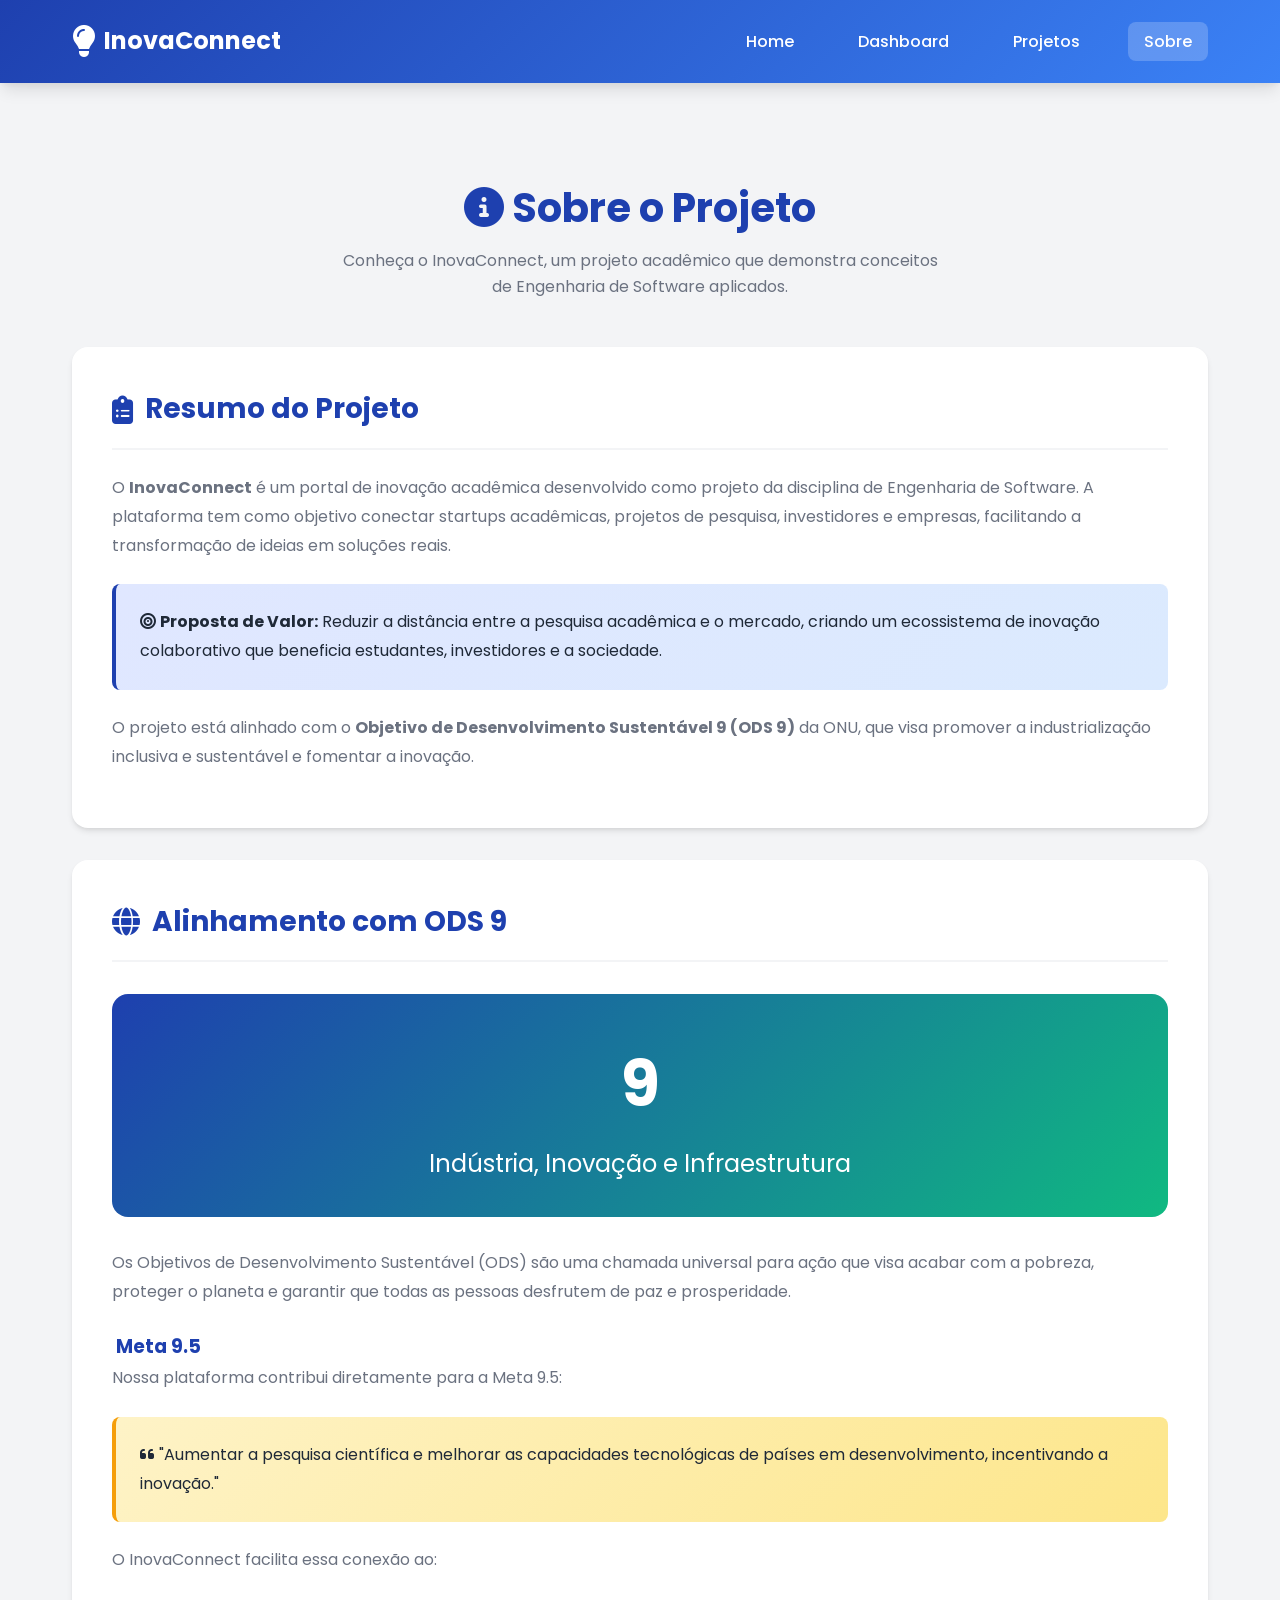
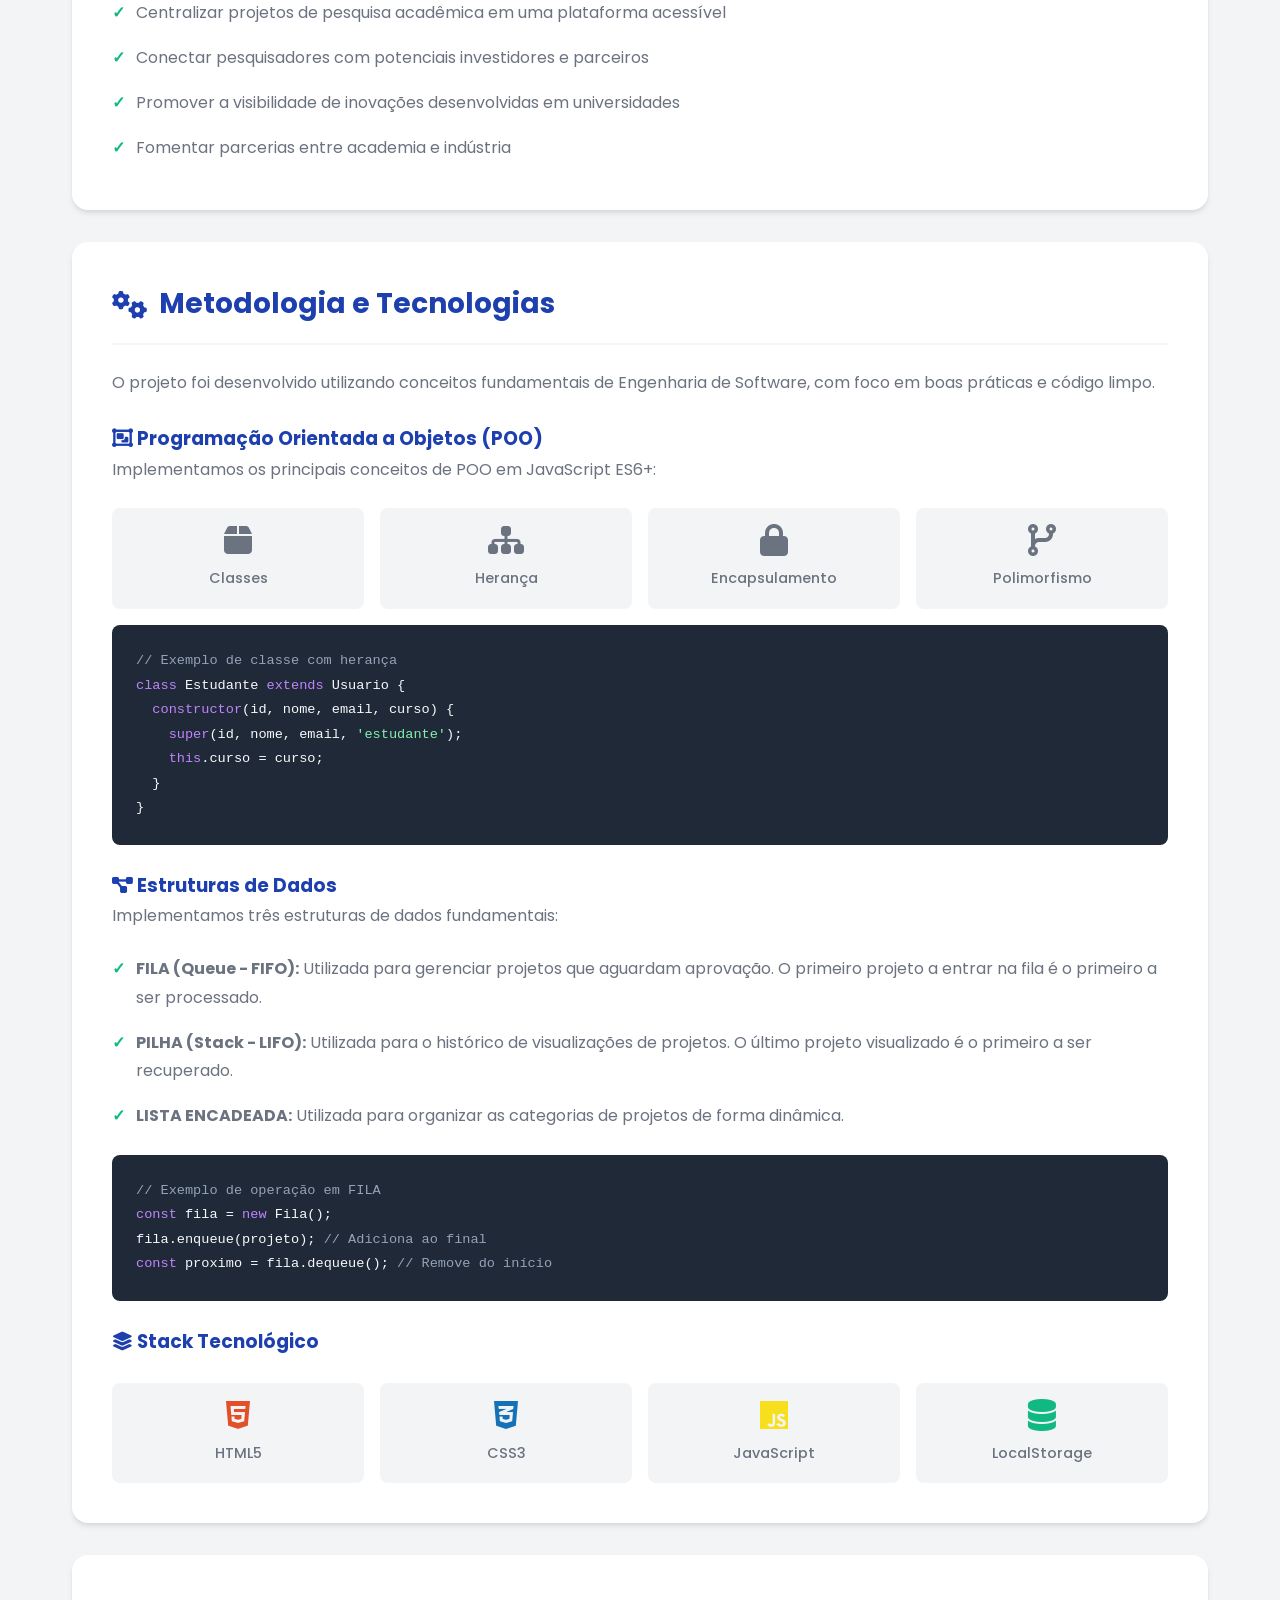
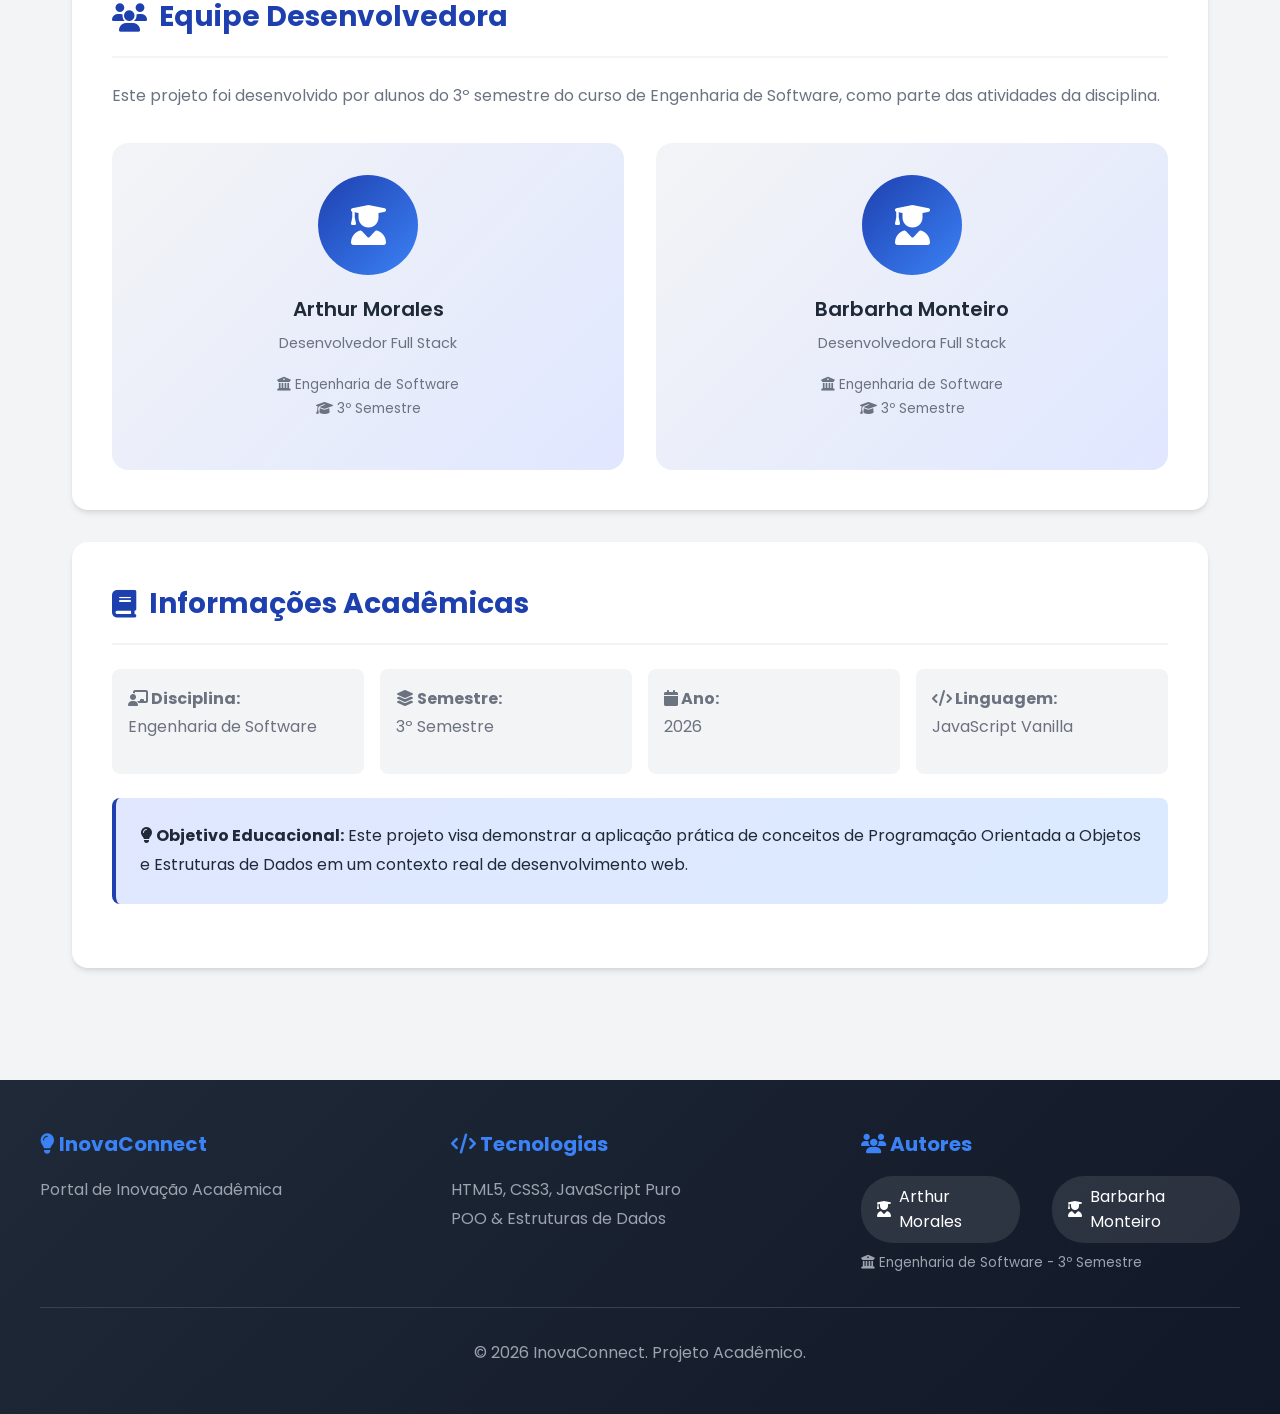
<file: sobre.html>
<!DOCTYPE html>
<html lang="pt-BR">
<head>
    <meta charset="UTF-8">
    <meta name="viewport" content="width=device-width, initial-scale=1.0">
    <meta name="description" content="Sobre o InovaConnect - Projeto acadêmico de Engenharia de Software">
    <meta name="authors" content="Arthur Morales, Barbarha Monteiro">
    
    <title>Sobre - InovaConnect</title>
    
    <!-- Google Fonts -->
    <link rel="preconnect" href="https://fonts.googleapis.com">
    <link rel="preconnect" href="https://fonts.gstatic.com" crossorigin>
    <link href="https://fonts.googleapis.com/css2?family=Poppins:wght@300;400;500;600;700&display=swap" rel="stylesheet">
    
    <!-- Font Awesome Icons -->
    <link rel="stylesheet" href="https://cdnjs.cloudflare.com/ajax/libs/font-awesome/6.4.0/css/all.min.css">
    
    <!-- CSS Personalizado -->
    <link rel="stylesheet" href="css/style.css">
    
    <style>
        /* Estilos específicos da página Sobre */
        .main-content {
            padding-top: 6rem;
            min-height: 100vh;
        }
        
        .sobre-section {
            background: var(--white);
            border-radius: 1rem;
            padding: 2.5rem;
            margin-bottom: 2rem;
            box-shadow: var(--shadow);
            opacity: 0;
            transform: translateY(20px);
            transition: var(--transition);
        }
        
        .sobre-section.visible {
            opacity: 1;
            transform: translateY(0);
        }
        
        .sobre-title {
            font-size: 1.75rem;
            color: var(--primary-blue);
            margin-bottom: 1.5rem;
            display: flex;
            align-items: center;
            gap: 0.75rem;
            padding-bottom: 1rem;
            border-bottom: 2px solid var(--light-gray);
        }
        
        .sobre-content {
            line-height: 1.8;
            color: var(--medium-gray);
        }
        
        .sobre-content p {
            margin-bottom: 1rem;
        }
        
        .sobre-content ul {
            list-style: none;
            padding-left: 0;
        }
        
        .sobre-content ul li {
            padding: 0.5rem 0;
            padding-left: 1.5rem;
            position: relative;
        }
        
        .sobre-content ul li::before {
            content: '✓';
            position: absolute;
            left: 0;
            color: var(--sustainable-green);
            font-weight: 700;
        }
        
        .highlight-box {
            background: linear-gradient(135deg, #e0e7ff, #dbeafe);
            border-left: 4px solid var(--primary-blue);
            padding: 1.5rem;
            border-radius: 0.5rem;
            margin: 1.5rem 0;
        }
        
        .highlight-box p {
            margin: 0;
            color: var(--dark-gray);
        }
        
        .tech-grid {
            display: grid;
            grid-template-columns: repeat(auto-fit, minmax(200px, 1fr));
            gap: 1rem;
            margin-top: 1.5rem;
        }
        
        .tech-card {
            background: var(--light-gray);
            padding: 1rem;
            border-radius: 0.5rem;
            text-align: center;
            transition: var(--transition);
        }
        
        .tech-card:hover {
            background: var(--secondary-blue);
            color: var(--white);
            transform: translateY(-3px);
        }
        
        .tech-card i {
            font-size: 2rem;
            margin-bottom: 0.5rem;
            display: block;
        }
        
        .tech-card span {
            font-size: 0.9rem;
            font-weight: 500;
        }
        
        .team-grid {
            display: grid;
            grid-template-columns: repeat(auto-fit, minmax(250px, 1fr));
            gap: 2rem;
            margin-top: 2rem;
        }
        
        .team-card {
            text-align: center;
            padding: 2rem;
            background: linear-gradient(135deg, var(--light-gray), #e0e7ff);
            border-radius: 1rem;
            transition: var(--transition);
        }
        
        .team-card:hover {
            transform: translateY(-5px);
            box-shadow: var(--shadow-lg);
        }
        
        .team-avatar {
            width: 100px;
            height: 100px;
            background: linear-gradient(135deg, var(--primary-blue), var(--secondary-blue));
            border-radius: 50%;
            display: flex;
            align-items: center;
            justify-content: center;
            margin: 0 auto 1rem;
            color: var(--white);
            font-size: 2.5rem;
        }
        
        .team-name {
            font-size: 1.25rem;
            font-weight: 600;
            color: var(--dark-gray);
            margin-bottom: 0.25rem;
        }
        
        .team-role {
            color: var(--medium-gray);
            font-size: 0.9rem;
        }
        
        .ods-goal-card {
            background: linear-gradient(135deg, var(--primary-blue), var(--sustainable-green));
            color: var(--white);
            padding: 2rem;
            border-radius: 1rem;
            text-align: center;
            margin: 2rem 0;
        }
        
        .ods-goal-number {
            font-size: 4rem;
            font-weight: 700;
            display: block;
        }
        
        .ods-goal-title {
            font-size: 1.5rem;
            margin-top: 0.5rem;
        }
        
        .code-block {
            background: var(--dark-gray);
            color: #f8fafc;
            padding: 1.5rem;
            border-radius: 0.5rem;
            overflow-x: auto;
            font-family: 'Courier New', monospace;
            font-size: 0.85rem;
            margin: 1rem 0;
        }
        
        .code-block .comment {
            color: #94a3b8;
        }
        
        .code-block .keyword {
            color: #c084fc;
        }
        
        .code-block .string {
            color: #86efac;
        }
    </style>
</head>
<body>
    <!-- ============================================
         HEADER
    ============================================ -->
    <header class="header">
        <div class="header-container">
            <a href="index.html" class="logo">
                <span class="logo-icon">
                    <i class="fas fa-lightbulb"></i>
                </span>
                <span>InovaConnect</span>
            </a>
            
            <button class="menu-toggle" aria-label="Menu">
                <i class="fas fa-bars"></i>
            </button>
            
            <nav>
                <ul class="nav-menu">
                    <li><a href="index.html">Home</a></li>
                    <li><a href="dashboard.html">Dashboard</a></li>
                    <li><a href="projetos.html">Projetos</a></li>
                    <li><a href="sobre.html" class="active">Sobre</a></li>
                </ul>
            </nav>
        </div>
    </header>

    <!-- ============================================
         CONTEÚDO PRINCIPAL
    ============================================ -->
    <main class="main-content">
        <section class="section">
            <!-- Header da Página -->
            <div style="text-align: center; margin-bottom: 3rem;">
                <h1 style="font-size: 2.5rem; color: var(--primary-blue); margin-bottom: 0.5rem;">
                    <i class="fas fa-info-circle"></i> Sobre o Projeto
                </h1>
                <p style="color: var(--medium-gray); max-width: 600px; margin: 0 auto;">
                    Conheça o InovaConnect, um projeto acadêmico que demonstra 
                    conceitos de Engenharia de Software aplicados.
                </p>
            </div>
            
            <!-- Seção 1: Resumo do Projeto -->
            <div class="sobre-section">
                <h2 class="sobre-title">
                    <i class="fas fa-clipboard-list"></i>
                    Resumo do Projeto
                </h2>
                <div class="sobre-content">
                    <p>
                        O <strong>InovaConnect</strong> é um portal de inovação acadêmica desenvolvido 
                        como projeto da disciplina de Engenharia de Software. A plataforma tem como 
                        objetivo conectar startups acadêmicas, projetos de pesquisa, investidores e 
                        empresas, facilitando a transformação de ideias em soluções reais.
                    </p>
                    
                    <div class="highlight-box">
                        <p>
                            <i class="fas fa-bullseye"></i>
                            <strong>Proposta de Valor:</strong> Reduzir a distância entre a pesquisa 
                            acadêmica e o mercado, criando um ecossistema de inovação colaborativo 
                            que beneficia estudantes, investidores e a sociedade.
                        </p>
                    </div>
                    
                    <p>
                        O projeto está alinhado com o <strong>Objetivo de Desenvolvimento Sustentável 9 
                        (ODS 9)</strong> da ONU, que visa promover a industrialização inclusiva e 
                        sustentável e fomentar a inovação.
                    </p>
                </div>
            </div>
            
            <!-- Seção 2: ODS 9 -->
            <div class="sobre-section">
                <h2 class="sobre-title">
                    <i class="fas fa-globe"></i>
                    Alinhamento com ODS 9
                </h2>
                <div class="sobre-content">
                    <div class="ods-goal-card">
                        <span class="ods-goal-number">9</span>
                        <span class="ods-goal-title">Indústria, Inovação e Infraestrutura</span>
                    </div>
                    
                    <p>
                        Os Objetivos de Desenvolvimento Sustentável (ODS) são uma chamada universal 
                        para ação que visa acabar com a pobreza, proteger o planeta e garantir que 
                        todas as pessoas desfrutem de paz e prosperidade.
                    </p>
                    
                    <h3 style="color: var(--primary-blue); margin-top: 1.5rem;">
                        <i class="fas fa-target"></i> Meta 9.5
                    </h3>
                    <p>
                        Nossa plataforma contribui diretamente para a Meta 9.5:
                    </p>
                    
                    <div class="highlight-box" style="background: linear-gradient(135deg, #fef3c7, #fde68a); border-left-color: #f59e0b;">
                        <p>
                            <i class="fas fa-quote-left"></i>
                            "Aumentar a pesquisa científica e melhorar as capacidades tecnológicas 
                            de países em desenvolvimento, incentivando a inovação."
                        </p>
                    </div>
                    
                    <p>
                        O InovaConnect facilita essa conexão ao:
                    </p>
                    <ul>
                        <li>Centralizar projetos de pesquisa acadêmica em uma plataforma acessível</li>
                        <li>Conectar pesquisadores com potenciais investidores e parceiros</li>
                        <li>Promover a visibilidade de inovações desenvolvidas em universidades</li>
                        <li>Fomentar parcerias entre academia e indústria</li>
                    </ul>
                </div>
            </div>
            
            <!-- Seção 3: Metodologia -->
            <div class="sobre-section">
                <h2 class="sobre-title">
                    <i class="fas fa-cogs"></i>
                    Metodologia e Tecnologias
                </h2>
                <div class="sobre-content">
                    <p>
                        O projeto foi desenvolvido utilizando conceitos fundamentais de Engenharia 
                        de Software, com foco em boas práticas e código limpo.
                    </p>
                    
                    <h3 style="color: var(--primary-blue); margin-top: 1.5rem;">
                        <i class="fas fa-object-group"></i> Programação Orientada a Objetos (POO)
                    </h3>
                    <p>
                        Implementamos os principais conceitos de POO em JavaScript ES6+:
                    </p>
                    
                    <div class="tech-grid">
                        <div class="tech-card">
                            <i class="fas fa-box"></i>
                            <span>Classes</span>
                        </div>
                        <div class="tech-card">
                            <i class="fas fa-sitemap"></i>
                            <span>Herança</span>
                        </div>
                        <div class="tech-card">
                            <i class="fas fa-lock"></i>
                            <span>Encapsulamento</span>
                        </div>
                        <div class="tech-card">
                            <i class="fas fa-code-branch"></i>
                            <span>Polimorfismo</span>
                        </div>
                    </div>
                    
                    <div class="code-block">
                        <span class="comment">// Exemplo de classe com herança</span><br>
                        <span class="keyword">class</span> Estudante <span class="keyword">extends</span> Usuario {<br>
                        &nbsp;&nbsp;<span class="keyword">constructor</span>(id, nome, email, curso) {<br>
                        &nbsp;&nbsp;&nbsp;&nbsp;<span class="keyword">super</span>(id, nome, email, <span class="string">'estudante'</span>);<br>
                        &nbsp;&nbsp;&nbsp;&nbsp;<span class="keyword">this</span>.curso = curso;<br>
                        &nbsp;&nbsp;}<br>
                        }
                    </div>
                    
                    <h3 style="color: var(--primary-blue); margin-top: 1.5rem;">
                        <i class="fas fa-project-diagram"></i> Estruturas de Dados
                    </h3>
                    <p>
                        Implementamos três estruturas de dados fundamentais:
                    </p>
                    
                    <ul>
                        <li>
                            <strong>FILA (Queue - FIFO):</strong> Utilizada para gerenciar projetos 
                            que aguardam aprovação. O primeiro projeto a entrar na fila é o primeiro 
                            a ser processado.
                        </li>
                        <li>
                            <strong>PILHA (Stack - LIFO):</strong> Utilizada para o histórico de 
                            visualizações de projetos. O último projeto visualizado é o primeiro 
                            a ser recuperado.
                        </li>
                        <li>
                            <strong>LISTA ENCADEADA:</strong> Utilizada para organizar as categorias 
                            de projetos de forma dinâmica.
                        </li>
                    </ul>
                    
                    <div class="code-block">
                        <span class="comment">// Exemplo de operação em FILA</span><br>
                        <span class="keyword">const</span> fila = <span class="keyword">new</span> Fila();<br>
                        fila.enqueue(projeto); <span class="comment">// Adiciona ao final</span><br>
                        <span class="keyword">const</span> proximo = fila.dequeue(); <span class="comment">// Remove do início</span>
                    </div>
                    
                    <h3 style="color: var(--primary-blue); margin-top: 1.5rem;">
                        <i class="fas fa-layer-group"></i> Stack Tecnológico
                    </h3>
                    
                    <div class="tech-grid">
                        <div class="tech-card">
                            <i class="fab fa-html5" style="color: #e34f26;"></i>
                            <span>HTML5</span>
                        </div>
                        <div class="tech-card">
                            <i class="fab fa-css3-alt" style="color: #1572b6;"></i>
                            <span>CSS3</span>
                        </div>
                        <div class="tech-card">
                            <i class="fab fa-js" style="color: #f7df1e;"></i>
                            <span>JavaScript</span>
                        </div>
                        <div class="tech-card">
                            <i class="fas fa-database" style="color: var(--sustainable-green);"></i>
                            <span>LocalStorage</span>
                        </div>
                    </div>
                </div>
            </div>
            
            <!-- Seção 4: Equipe -->
            <div class="sobre-section">
                <h2 class="sobre-title">
                    <i class="fas fa-users"></i>
                    Equipe Desenvolvedora
                </h2>
                <div class="sobre-content">
                    <p>
                        Este projeto foi desenvolvido por alunos do 3º semestre do curso de 
                        Engenharia de Software, como parte das atividades da disciplina.
                    </p>
                    
                    <div class="team-grid">
                        <div class="team-card">
                            <div class="team-avatar">
                                <i class="fas fa-user-graduate"></i>
                            </div>
                            <div class="team-name">Arthur Morales</div>
                            <div class="team-role">Desenvolvedor Full Stack</div>
                            <p style="margin-top: 1rem; font-size: 0.85rem; color: var(--medium-gray);">
                                <i class="fas fa-university"></i> Engenharia de Software<br>
                                <i class="fas fa-graduation-cap"></i> 3º Semestre
                            </p>
                        </div>
                        
                        <div class="team-card">
                            <div class="team-avatar">
                                <i class="fas fa-user-graduate"></i>
                            </div>
                            <div class="team-name">Barbarha Monteiro</div>
                            <div class="team-role">Desenvolvedora Full Stack</div>
                            <p style="margin-top: 1rem; font-size: 0.85rem; color: var(--medium-gray);">
                                <i class="fas fa-university"></i> Engenharia de Software<br>
                                <i class="fas fa-graduation-cap"></i> 3º Semestre
                            </p>
                        </div>
                    </div>
                </div>
            </div>
            
            <!-- Seção 5: Informações Acadêmicas -->
            <div class="sobre-section">
                <h2 class="sobre-title">
                    <i class="fas fa-book"></i>
                    Informações Acadêmicas
                </h2>
                <div class="sobre-content">
                    <div style="display: grid; grid-template-columns: repeat(auto-fit, minmax(200px, 1fr)); gap: 1rem;">
                        <div style="background: var(--light-gray); padding: 1rem; border-radius: 0.5rem;">
                            <strong><i class="fas fa-chalkboard-teacher"></i> Disciplina:</strong>
                            <p>Engenharia de Software</p>
                        </div>
                        <div style="background: var(--light-gray); padding: 1rem; border-radius: 0.5rem;">
                            <strong><i class="fas fa-layer-group"></i> Semestre:</strong>
                            <p>3º Semestre</p>
                        </div>
                        <div style="background: var(--light-gray); padding: 1rem; border-radius: 0.5rem;">
                            <strong><i class="fas fa-calendar"></i> Ano:</strong>
                            <p>2026</p>
                        </div>
                        <div style="background: var(--light-gray); padding: 1rem; border-radius: 0.5rem;">
                            <strong><i class="fas fa-code"></i> Linguagem:</strong>
                            <p>JavaScript Vanilla</p>
                        </div>
                    </div>
                    
                    <div class="highlight-box" style="margin-top: 1.5rem;">
                        <p>
                            <i class="fas fa-lightbulb"></i>
                            <strong>Objetivo Educacional:</strong> Este projeto visa demonstrar 
                            a aplicação prática de conceitos de Programação Orientada a Objetos 
                            e Estruturas de Dados em um contexto real de desenvolvimento web.
                        </p>
                    </div>
                </div>
            </div>
        </section>
    </main>

    <!-- ============================================
         FOOTER
    ============================================ -->
    <footer class="footer">
        <div class="footer-content">
            <div class="footer-section">
                <h4><i class="fas fa-lightbulb"></i> InovaConnect</h4>
                <p>Portal de Inovação Acadêmica</p>
            </div>
            
            <div class="footer-section">
                <h4><i class="fas fa-code"></i> Tecnologias</h4>
                <p>HTML5, CSS3, JavaScript Puro</p>
                <p>POO & Estruturas de Dados</p>
            </div>
            
            <div class="footer-section">
                <h4><i class="fas fa-users"></i> Autores</h4>
                <div class="authors">
                    <div class="author-badge">
                        <i class="fas fa-user-graduate"></i> Arthur Morales
                    </div>
                    <div class="author-badge">
                        <i class="fas fa-user-graduate"></i> Barbarha Monteiro
                    </div>
                </div>
                <p style="margin-top: 0.5rem; font-size: 0.85rem;">
                    <i class="fas fa-university"></i> Engenharia de Software - 3º Semestre
                </p>
            </div>
        </div>
        
        <div class="footer-bottom">
            <p>&copy; 2026 InovaConnect. Projeto Acadêmico.</p>
        </div>
    </footer>

    <!-- ============================================
         SCRIPTS
    ============================================ -->
    <script src="js/classes.js"></script>
    <script src="js/estruturas.js"></script>
    <script src="js/dados.js"></script>
    <script src="js/main.js"></script>
    
    <script>
        // Script específico da página Sobre
        document.addEventListener('DOMContentLoaded', () => {
            // Animação de fade-in nas seções ao fazer scroll
            const sections = document.querySelectorAll('.sobre-section');
            
            const observer = new IntersectionObserver((entries) => {
                entries.forEach(entry => {
                    if (entry.isIntersecting) {
                        entry.target.classList.add('visible');
                    }
                });
            }, { threshold: 0.1 });
            
            sections.forEach(section => {
                observer.observe(section);
            });
        });
    </script>
</body>
</html>
</file>
<file: css/style.css>
/* ============================================
   INOVACONNECT - ESTILOS GERAIS
   Projeto Acadêmico - Engenharia de Software
   Autores: Arthur Morales e Barbarha Monteiro
   ============================================ */

/* Importando Google Fonts */
@import url('https://fonts.googleapis.com/css2?family=Poppins:wght@300;400;500;600;700&display=swap');

/* Variáveis CSS (Custom Properties) */
:root {
    --primary-blue: #1e40af;
    --secondary-blue: #3b82f6;
    --sustainable-green: #10b981;
    --light-gray: #f3f4f6;
    --medium-gray: #6b7280;
    --dark-gray: #1f2937;
    --white: #ffffff;
    --shadow: 0 4px 6px -1px rgba(0, 0, 0, 0.1), 0 2px 4px -1px rgba(0, 0, 0, 0.06);
    --shadow-lg: 0 10px 15px -3px rgba(0, 0, 0, 0.1), 0 4px 6px -2px rgba(0, 0, 0, 0.05);
    --transition: all 0.3s ease;
}

/* Reset e Estilos Base */
* {
    margin: 0;
    padding: 0;
    box-sizing: border-box;
}

html {
    scroll-behavior: smooth;
}

body {
    font-family: 'Poppins', sans-serif;
    background-color: var(--light-gray);
    color: var(--dark-gray);
    line-height: 1.6;
    min-height: 100vh;
}

/* ============================================
   HEADER E NAVEGAÇÃO
   ============================================ */
.header {
    background: linear-gradient(135deg, var(--primary-blue), var(--secondary-blue));
    padding: 1rem 0;
    position: fixed;
    width: 100%;
    top: 0;
    z-index: 1000;
    box-shadow: var(--shadow-lg);
}

.header-container {
    max-width: 1200px;
    margin: 0 auto;
    padding: 0 2rem;
    display: flex;
    justify-content: space-between;
    align-items: center;
}

.logo {
    display: flex;
    align-items: center;
    gap: 0.5rem;
    color: var(--white);
    font-size: 1.5rem;
    font-weight: 700;
    text-decoration: none;
}

.logo-icon {
    font-size: 2rem;
}

.nav-menu {
    display: flex;
    list-style: none;
    gap: 2rem;
}

.nav-menu a {
    color: var(--white);
    text-decoration: none;
    font-weight: 500;
    padding: 0.5rem 1rem;
    border-radius: 0.5rem;
    transition: var(--transition);
}

.nav-menu a:hover,
.nav-menu a.active {
    background-color: rgba(255, 255, 255, 0.2);
}

/* Menu Mobile */
.menu-toggle {
    display: none;
    background: none;
    border: none;
    color: var(--white);
    font-size: 1.5rem;
    cursor: pointer;
}

/* ============================================
   HERO SECTION
   ============================================ */
.hero {
    background: linear-gradient(135deg, var(--primary-blue) 0%, var(--secondary-blue) 100%);
    padding: 8rem 2rem 4rem;
    text-align: center;
    color: var(--white);
    position: relative;
    overflow: hidden;
}

.hero::before {
    content: '';
    position: absolute;
    top: 0;
    left: 0;
    right: 0;
    bottom: 0;
    background: url("data:image/svg+xml,%3Csvg width='60' height='60' viewBox='0 0 60 60' xmlns='http://www.w3.org/2000/svg'%3E%3Cg fill='none' fill-rule='evenodd'%3E%3Cg fill='%23ffffff' fill-opacity='0.05'%3E%3Cpath d='M36 34v-4h-2v4h-4v2h4v4h2v-4h4v-2h-4zm0-30V0h-2v4h-4v2h4v4h2V6h4V4h-4zM6 34v-4H4v4H0v2h4v4h2v-4h4v-2H6zM6 4V0H4v4H0v2h4v4h2V6h4V4H6z'/%3E%3C/g%3E%3C/g%3E%3C/svg%3E");
    opacity: 0.5;
}

.hero-content {
    position: relative;
    z-index: 1;
    max-width: 800px;
    margin: 0 auto;
}

.hero h1 {
    font-size: 3rem;
    font-weight: 700;
    margin-bottom: 1rem;
    line-height: 1.2;
}

.hero p {
    font-size: 1.25rem;
    margin-bottom: 2rem;
    opacity: 0.9;
}

.cta-button {
    display: inline-block;
    background-color: var(--sustainable-green);
    color: var(--white);
    padding: 1rem 2.5rem;
    border-radius: 3rem;
    text-decoration: none;
    font-weight: 600;
    font-size: 1.1rem;
    transition: var(--transition);
    box-shadow: var(--shadow-lg);
}

.cta-button:hover {
    transform: translateY(-3px);
    box-shadow: 0 20px 25px -5px rgba(0, 0, 0, 0.1), 0 10px 10px -5px rgba(0, 0, 0, 0.04);
    background-color: #059669;
}

/* ============================================
   SEÇÕES GERAIS
   ============================================ */
.section {
    padding: 5rem 2rem;
    max-width: 1200px;
    margin: 0 auto;
}

.section-title {
    text-align: center;
    font-size: 2.5rem;
    font-weight: 700;
    color: var(--primary-blue);
    margin-bottom: 1rem;
}

.section-subtitle {
    text-align: center;
    color: var(--medium-gray);
    font-size: 1.1rem;
    margin-bottom: 3rem;
    max-width: 600px;
    margin-left: auto;
    margin-right: auto;
}

/* ============================================
   CARDS E GRID
   ============================================ */
.cards-grid {
    display: grid;
    grid-template-columns: repeat(auto-fit, minmax(300px, 1fr));
    gap: 2rem;
    padding: 2rem 0;
}

.card {
    background: var(--white);
    border-radius: 1rem;
    padding: 1.5rem;
    box-shadow: var(--shadow);
    transition: var(--transition);
    border-left: 4px solid var(--secondary-blue);
}

.card:hover {
    transform: translateY(-5px);
    box-shadow: var(--shadow-lg);
}

.card-header {
    display: flex;
    justify-content: space-between;
    align-items: flex-start;
    margin-bottom: 1rem;
}

.card-category {
    background-color: var(--light-gray);
    color: var(--primary-blue);
    padding: 0.25rem 0.75rem;
    border-radius: 2rem;
    font-size: 0.85rem;
    font-weight: 600;
}

.card-title {
    font-size: 1.25rem;
    font-weight: 600;
    color: var(--dark-gray);
    margin-bottom: 0.5rem;
}

.card-description {
    color: var(--medium-gray);
    font-size: 0.95rem;
    margin-bottom: 1rem;
    line-height: 1.6;
}

/* Barra de Progresso */
.progress-container {
    margin-top: 1rem;
}

.progress-label {
    display: flex;
    justify-content: space-between;
    font-size: 0.85rem;
    color: var(--medium-gray);
    margin-bottom: 0.5rem;
}

.progress-bar {
    height: 8px;
    background-color: var(--light-gray);
    border-radius: 4px;
    overflow: hidden;
}

.progress-fill {
    height: 100%;
    background: linear-gradient(90deg, var(--secondary-blue), var(--sustainable-green));
    border-radius: 4px;
    transition: width 0.5s ease;
}

/* ============================================
   ESTATÍSTICAS
   ============================================ */
.stats-section {
    background-color: var(--white);
}

.stats-grid {
    display: grid;
    grid-template-columns: repeat(auto-fit, minmax(200px, 1fr));
    gap: 2rem;
    text-align: center;
}

.stat-card {
    padding: 2rem;
}

.stat-number {
    font-size: 3rem;
    font-weight: 700;
    color: var(--primary-blue);
    display: block;
}

.stat-label {
    color: var(--medium-gray);
    font-size: 1rem;
    margin-top: 0.5rem;
}

/* ============================================
   ODS 9 SECTION
   ============================================ */
.ods-section {
    background: linear-gradient(135deg, var(--light-gray), #e0e7ff);
}

.ods-content {
    display: grid;
    grid-template-columns: 1fr 1fr;
    gap: 3rem;
    align-items: center;
}

.ods-info h3 {
    font-size: 1.75rem;
    color: var(--primary-blue);
    margin-bottom: 1rem;
}

.ods-info p {
    color: var(--medium-gray);
    margin-bottom: 1rem;
    line-height: 1.8;
}

.ods-badge {
    display: inline-flex;
    align-items: center;
    gap: 0.5rem;
    background: linear-gradient(135deg, var(--primary-blue), var(--sustainable-green));
    color: var(--white);
    padding: 1rem 2rem;
    border-radius: 1rem;
    font-weight: 600;
    margin-top: 1rem;
}

.ods-icon {
    font-size: 2rem;
}

/* ============================================
   FILTROS E BUSCA
   ============================================ */
.filters-container {
    display: flex;
    flex-wrap: wrap;
    gap: 1rem;
    margin-bottom: 2rem;
    justify-content: center;
}

.filter-btn {
    background-color: var(--white);
    border: 2px solid var(--secondary-blue);
    color: var(--secondary-blue);
    padding: 0.5rem 1.5rem;
    border-radius: 2rem;
    cursor: pointer;
    font-weight: 500;
    transition: var(--transition);
}

.filter-btn:hover,
.filter-btn.active {
    background-color: var(--secondary-blue);
    color: var(--white);
}

.search-container {
    max-width: 500px;
    margin: 0 auto 2rem;
    position: relative;
}

.search-input {
    width: 100%;
    padding: 1rem 1.5rem;
    padding-left: 3rem;
    border: 2px solid var(--light-gray);
    border-radius: 3rem;
    font-size: 1rem;
    font-family: inherit;
    transition: var(--transition);
}

.search-input:focus {
    outline: none;
    border-color: var(--secondary-blue);
    box-shadow: 0 0 0 3px rgba(59, 130, 246, 0.1);
}

.search-icon {
    position: absolute;
    left: 1rem;
    top: 50%;
    transform: translateY(-50%);
    color: var(--medium-gray);
}

/* ============================================
   MODAL
   ============================================ */
.modal-overlay {
    position: fixed;
    top: 0;
    left: 0;
    right: 0;
    bottom: 0;
    background-color: rgba(0, 0, 0, 0.5);
    display: flex;
    justify-content: center;
    align-items: center;
    z-index: 2000;
    opacity: 0;
    visibility: hidden;
    transition: var(--transition);
}

.modal-overlay.active {
    opacity: 1;
    visibility: visible;
}

.modal {
    background: var(--white);
    border-radius: 1rem;
    padding: 2rem;
    max-width: 600px;
    width: 90%;
    max-height: 80vh;
    overflow-y: auto;
    transform: scale(0.9);
    transition: var(--transition);
}

.modal-overlay.active .modal {
    transform: scale(1);
}

.modal-header {
    display: flex;
    justify-content: space-between;
    align-items: center;
    margin-bottom: 1.5rem;
    padding-bottom: 1rem;
    border-bottom: 2px solid var(--light-gray);
}

.modal-title {
    font-size: 1.5rem;
    color: var(--primary-blue);
}

.modal-close {
    background: none;
    border: none;
    font-size: 1.5rem;
    color: var(--medium-gray);
    cursor: pointer;
    transition: var(--transition);
}

.modal-close:hover {
    color: var(--dark-gray);
}

.modal-body {
    margin-bottom: 1.5rem;
}

.modal-footer {
    display: flex;
    gap: 1rem;
    justify-content: flex-end;
}

.btn {
    padding: 0.75rem 1.5rem;
    border-radius: 0.5rem;
    font-weight: 600;
    cursor: pointer;
    transition: var(--transition);
    border: none;
    font-family: inherit;
}

.btn-primary {
    background-color: var(--secondary-blue);
    color: var(--white);
}

.btn-primary:hover {
    background-color: var(--primary-blue);
}

.btn-secondary {
    background-color: var(--light-gray);
    color: var(--dark-gray);
}

.btn-secondary:hover {
    background-color: var(--medium-gray);
    color: var(--white);
}

.btn-success {
    background-color: var(--sustainable-green);
    color: var(--white);
}

.btn-success:hover {
    background-color: #059669;
}

/* ============================================
   FORMULÁRIOS
   ============================================ */
.form-group {
    margin-bottom: 1.5rem;
}

.form-label {
    display: block;
    margin-bottom: 0.5rem;
    font-weight: 500;
    color: var(--dark-gray);
}

.form-input,
.form-select,
.form-textarea {
    width: 100%;
    padding: 0.75rem 1rem;
    border: 2px solid var(--light-gray);
    border-radius: 0.5rem;
    font-size: 1rem;
    font-family: inherit;
    transition: var(--transition);
}

.form-input:focus,
.form-select:focus,
.form-textarea:focus {
    outline: none;
    border-color: var(--secondary-blue);
    box-shadow: 0 0 0 3px rgba(59, 130, 246, 0.1);
}

.form-textarea {
    min-height: 100px;
    resize: vertical;
}

/* ============================================
   GRÁFICO SIMPLES (CSS)
   ============================================ */
.chart-container {
    background: var(--white);
    padding: 2rem;
    border-radius: 1rem;
    box-shadow: var(--shadow);
    margin-bottom: 2rem;
}

.chart-title {
    font-size: 1.25rem;
    font-weight: 600;
    color: var(--dark-gray);
    margin-bottom: 1.5rem;
    text-align: center;
}

.chart-bars {
    display: flex;
    justify-content: space-around;
    align-items: flex-end;
    height: 200px;
    padding: 1rem;
}

.chart-bar {
    display: flex;
    flex-direction: column;
    align-items: center;
    gap: 0.5rem;
}

.chart-bar-fill {
    width: 50px;
    background: linear-gradient(180deg, var(--secondary-blue), var(--primary-blue));
    border-radius: 0.5rem 0.5rem 0 0;
    transition: height 0.5s ease;
}

.chart-bar-label {
    font-size: 0.85rem;
    color: var(--medium-gray);
    text-align: center;
}

.chart-bar-value {
    font-size: 0.75rem;
    color: var(--primary-blue);
    font-weight: 600;
}

/* ============================================
   FOOTER
   ============================================ */
.footer {
    background: linear-gradient(135deg, var(--dark-gray), #111827);
    color: var(--white);
    padding: 3rem 2rem;
    margin-top: auto;
}

.footer-content {
    max-width: 1200px;
    margin: 0 auto;
    display: grid;
    grid-template-columns: repeat(auto-fit, minmax(250px, 1fr));
    gap: 2rem;
}

.footer-section h4 {
    font-size: 1.25rem;
    margin-bottom: 1rem;
    color: var(--secondary-blue);
}

.footer-section p,
.footer-section a {
    color: #9ca3af;
    line-height: 1.8;
    text-decoration: none;
    transition: var(--transition);
}

.footer-section a:hover {
    color: var(--white);
}

.footer-bottom {
    max-width: 1200px;
    margin: 2rem auto 0;
    padding-top: 2rem;
    border-top: 1px solid #374151;
    text-align: center;
    color: #9ca3af;
}

.authors {
    display: flex;
    justify-content: center;
    gap: 2rem;
    margin-top: 1rem;
}

.author-badge {
    display: flex;
    align-items: center;
    gap: 0.5rem;
    background: rgba(255, 255, 255, 0.1);
    padding: 0.5rem 1rem;
    border-radius: 2rem;
}

/* ============================================
   RESPONSIVIDADE
   ============================================ */
@media (max-width: 768px) {
    .header-container {
        padding: 0 1rem;
    }

    .menu-toggle {
        display: block;
    }

    .nav-menu {
        position: absolute;
        top: 100%;
        left: 0;
        right: 0;
        background: var(--primary-blue);
        flex-direction: column;
        padding: 1rem;
        gap: 0.5rem;
        display: none;
    }

    .nav-menu.active {
        display: flex;
    }

    .hero h1 {
        font-size: 2rem;
    }

    .hero p {
        font-size: 1rem;
    }

    .section-title {
        font-size: 2rem;
    }

    .ods-content {
        grid-template-columns: 1fr;
    }

    .stats-grid {
        grid-template-columns: repeat(2, 1fr);
    }

    .chart-bars {
        height: 150px;
    }

    .chart-bar-fill {
        width: 35px;
    }

    .authors {
        flex-direction: column;
        gap: 0.5rem;
    }
}

@media (max-width: 480px) {
    .stats-grid {
        grid-template-columns: 1fr;
    }

    .filters-container {
        flex-direction: column;
    }

    .filter-btn {
        width: 100%;
        text-align: center;
    }
}

/* ============================================
   ANIMAÇÕES
   ============================================ */
@keyframes fadeIn {
    from {
        opacity: 0;
        transform: translateY(20px);
    }
    to {
        opacity: 1;
        transform: translateY(0);
    }
}

.animate-fade-in {
    animation: fadeIn 0.5s ease forwards;
}

/* Loading Spinner */
.spinner {
    width: 40px;
    height: 40px;
    border: 4px solid var(--light-gray);
    border-top-color: var(--secondary-blue);
    border-radius: 50%;
    animation: spin 1s linear infinite;
}

@keyframes spin {
    to {
        transform: rotate(360deg);
    }
}

/* Notificações Toast */
.toast {
    position: fixed;
    bottom: 2rem;
    right: 2rem;
    background: var(--dark-gray);
    color: var(--white);
    padding: 1rem 2rem;
    border-radius: 0.5rem;
    box-shadow: var(--shadow-lg);
    transform: translateX(150%);
    transition: var(--transition);
    z-index: 3000;
}

.toast.show {
    transform: translateX(0);
}

.toast.success {
    background: var(--sustainable-green);
}

.toast.error {
    background: #ef4444;
}
</file>
